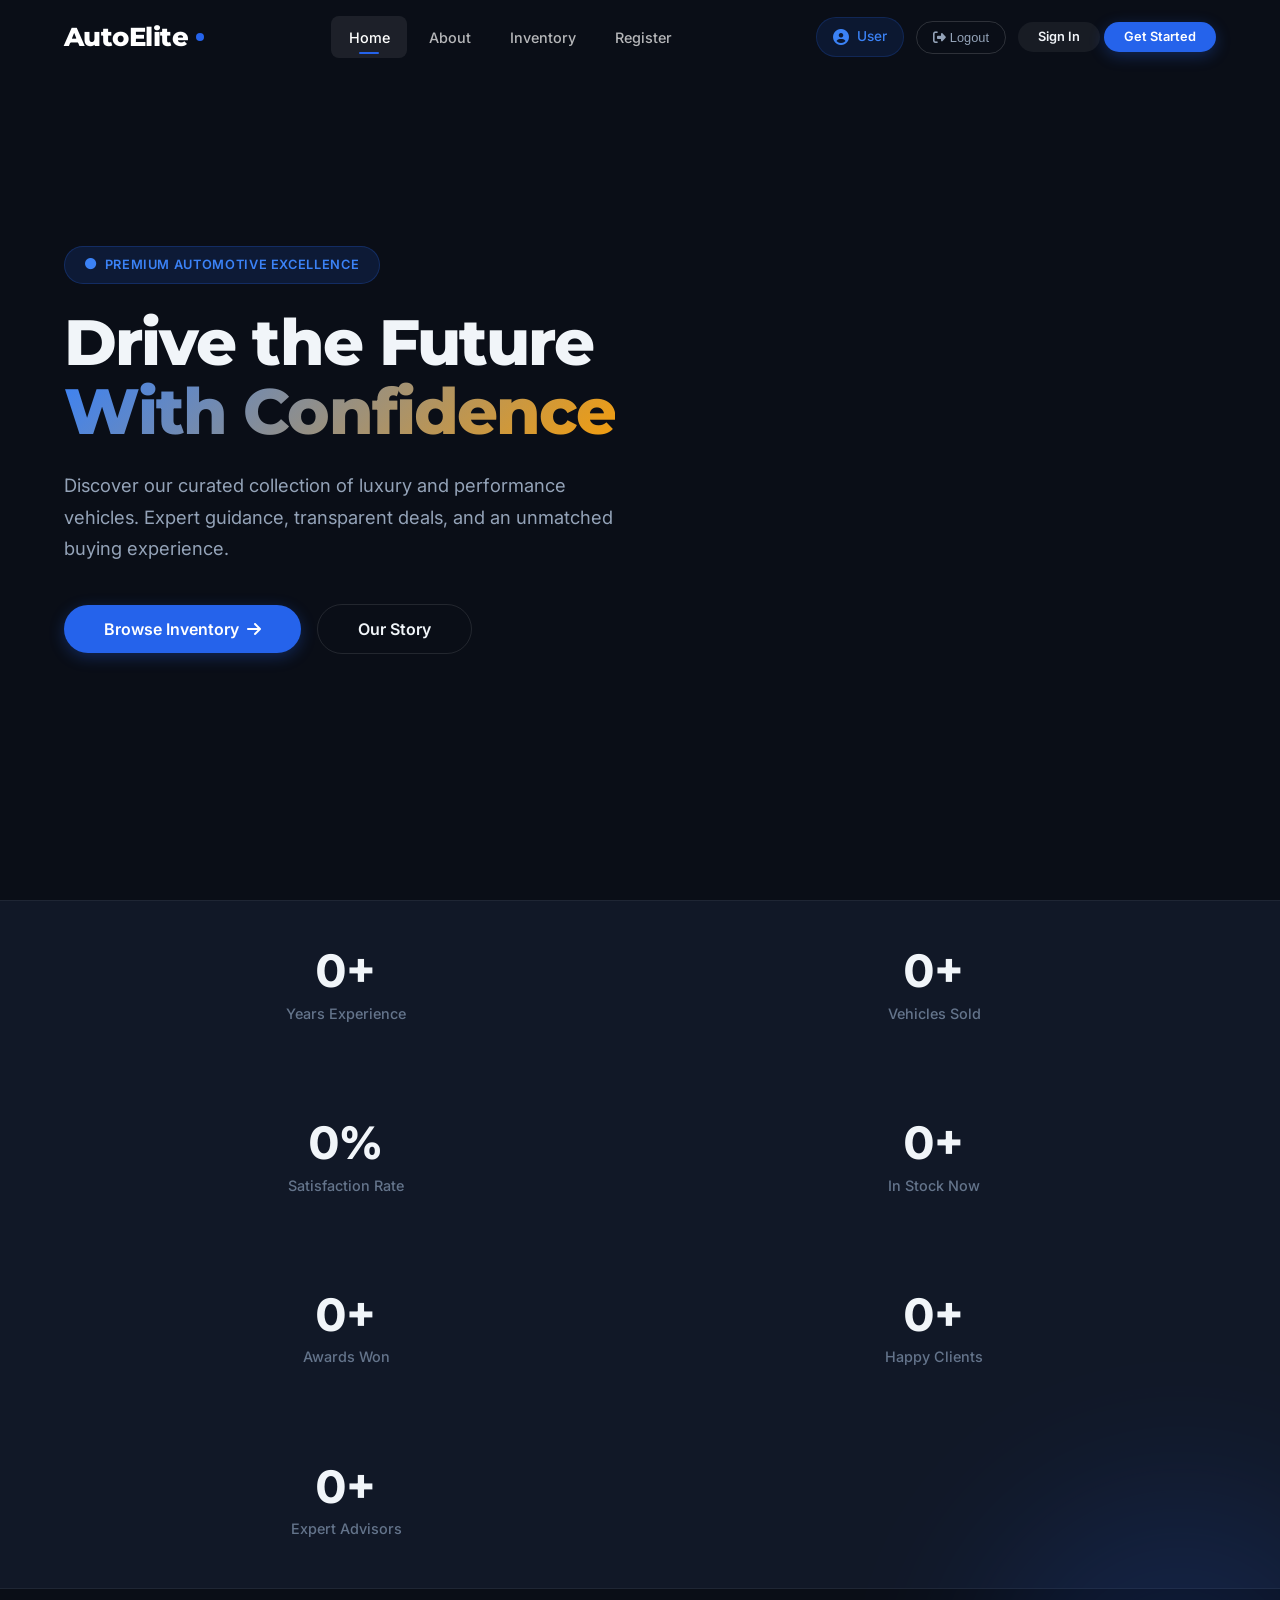
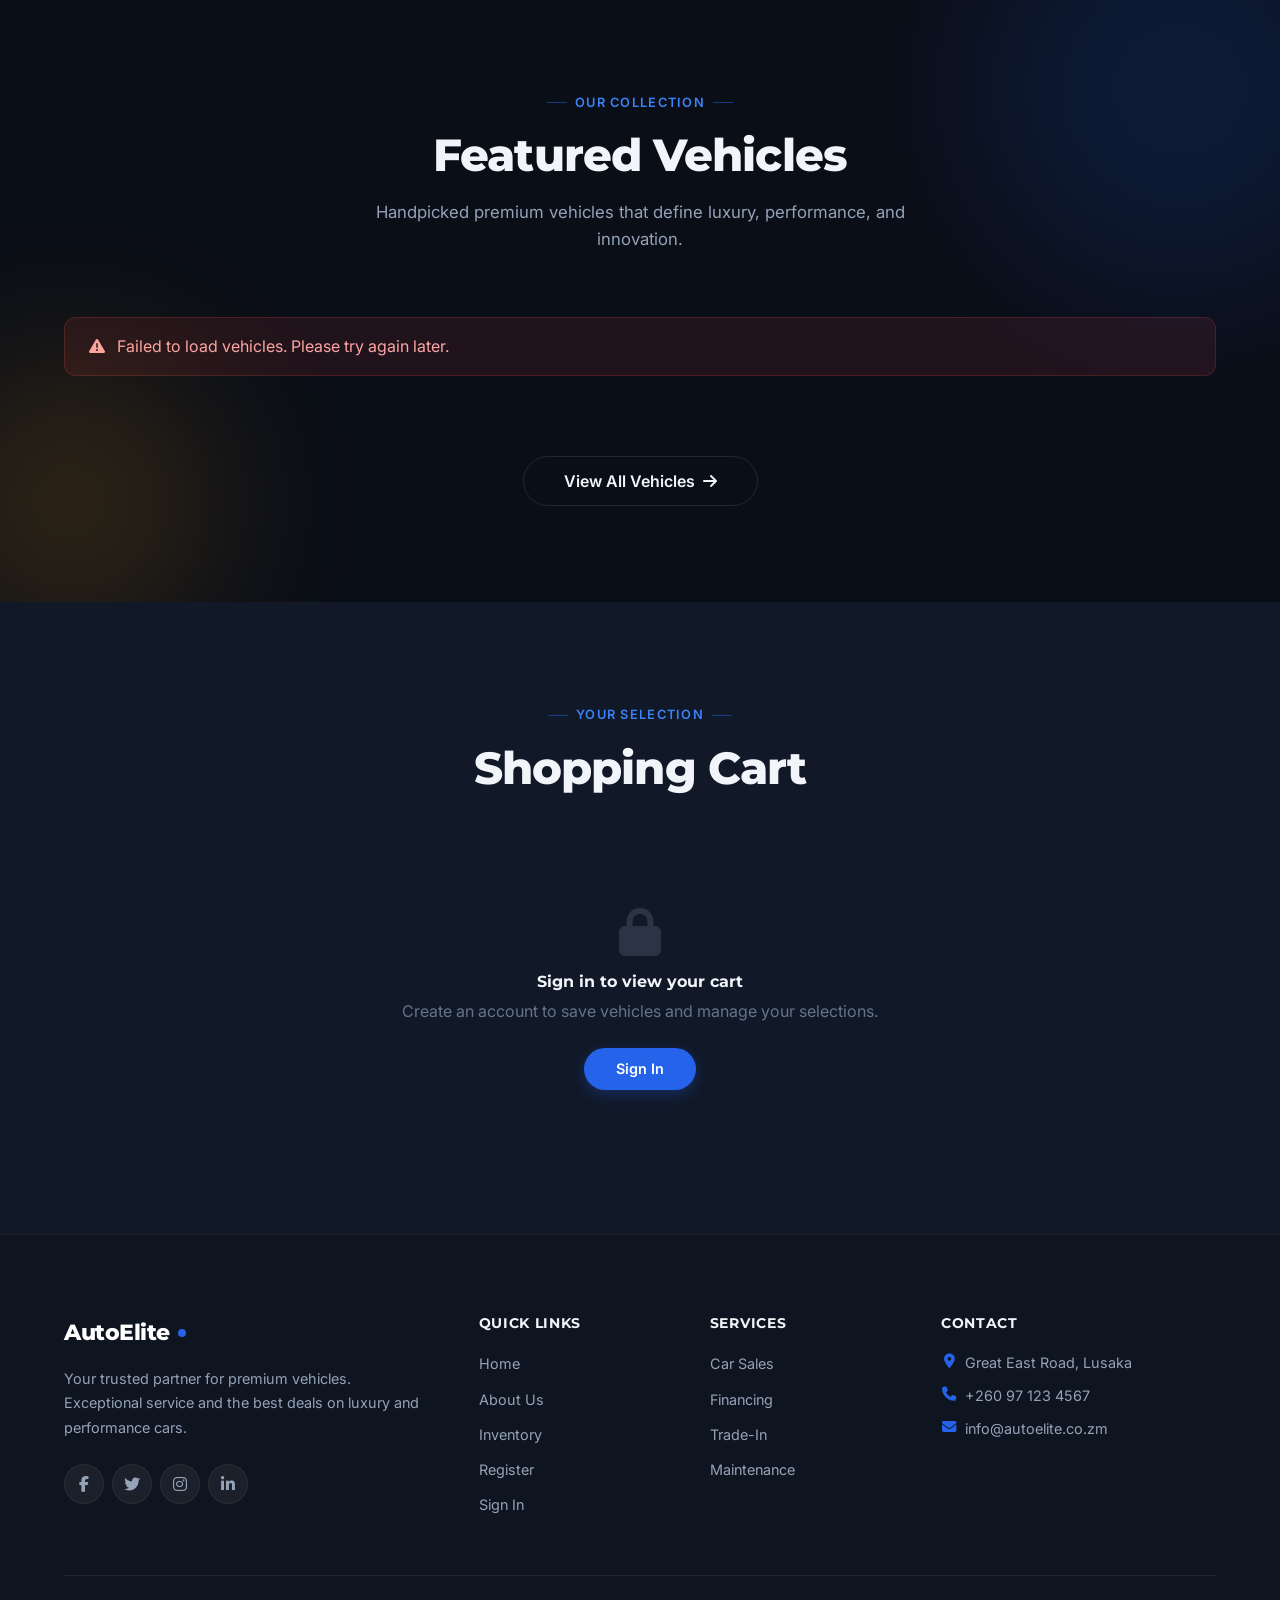
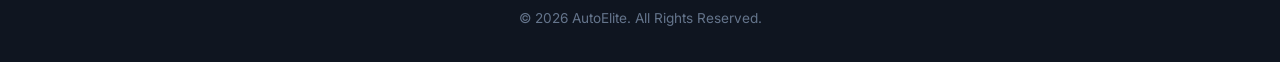
<file: frontend/index.html>
<!DOCTYPE html>
<html lang="en">
<head>
    <meta charset="UTF-8">
    <meta name="viewport" content="width=device-width, initial-scale=1.0">
    <title>AutoElite | Premium Car Dealership</title>
    <link rel="icon" type="image/svg+xml" href="favicon.svg">
    <link rel="preconnect" href="https://fonts.googleapis.com">
    <link href="https://fonts.googleapis.com/css2?family=Inter:wght@300;400;500;600;700;800&family=Montserrat:wght@400;500;600;700;800&display=swap" rel="stylesheet">
    <link rel="stylesheet" href="https://cdnjs.cloudflare.com/ajax/libs/font-awesome/6.4.0/css/all.min.css">
    <link rel="stylesheet" href="css/style.css">
</head>
<body>

    <!-- Page Loader -->
    <div class="page-loader">
        <div class="ring-container">
            <div class="ring-loader">
                <div class="ring-outer"></div>
                <div class="ring-inner"></div>
            </div>
            <span class="ring-text">AutoElite</span>
        </div>
    </div>

    <!-- Toast Container -->
    <div class="toast-container"></div>

    <!-- Navigation -->
    <nav class="navbar">
        <div class="container">
            <a class="navbar-brand" href="index.html">
                AutoElite<span class="brand-dot"></span>
            </a>
            <button class="nav-toggle" aria-label="Toggle navigation">
                <span></span><span></span><span></span>
            </button>
            <ul class="nav-links">
                <li><a href="index.html" class="active">Home</a></li>
                <li><a href="about.html">About</a></li>
                <li><a href="cars.html">Inventory</a></li>
                <li><a href="create-account.html">Register</a></li>
            </ul>
            <div class="nav-right">
                <div class="nav-user hidden">
                    <i class="fas fa-user-circle"></i>
                    <span>User</span>
                </div>
                <button class="nav-logout hidden" onclick="logout()">
                    <i class="fas fa-sign-out-alt"></i> Logout
                </button>
                <div class="nav-auth-links">
                    <a href="login.html" class="btn btn-ghost btn-sm">Sign In</a>
                    <a href="create-account.html" class="btn btn-primary btn-sm">Get Started</a>
                </div>
            </div>
        </div>
    </nav>

    <!-- Hero Section -->
    <section class="hero">
        <div class="hero-video-bg">
            <video autoplay muted loop playsinline>
                <source src="https://cdn.pixabay.com/video/2015/08/23/536-137078182_large.mp4" type="video/mp4">
            </video>
        </div>
        <div class="container">
            <div class="hero-content reveal">
                <div class="hero-badge">
                    <i class="fas fa-circle"></i> Premium Automotive Excellence
                </div>
                <h1 class="hero-title">
                    Drive the Future<br>
                    <span class="highlight">With Confidence</span>
                </h1>
                <p class="hero-subtitle">
                    Discover our curated collection of luxury and performance vehicles. Expert guidance, transparent deals, and an unmatched buying experience.
                </p>
                <div class="hero-actions">
                    <a href="cars.html" class="btn btn-primary btn-lg">
                        Browse Inventory <i class="fas fa-arrow-right"></i>
                    </a>
                    <a href="about.html" class="btn btn-outline btn-lg">
                        Our Story
                    </a>
                </div>
            </div>
        </div>
    </section>

    <!-- Stats Bar -->
    <section class="stats-bar">
        <div class="container">
            <div class="row">
                <div class="col-6 col-md-3">
                    <div class="stat-item reveal">
                        <div class="stat-number"><span data-target="20" data-suffix="+">0+</span></div>
                        <div class="stat-label">Years Experience</div>
                    </div>
                </div>
                <div class="col-6 col-md-3">
                    <div class="stat-item reveal reveal-delay-1">
                        <div class="stat-number"><span data-target="5000" data-suffix="+">0+</span></div>
                        <div class="stat-label">Vehicles Sold</div>
                    </div>
                </div>
                <div class="col-6 col-md-3">
                    <div class="stat-item reveal reveal-delay-2">
                        <div class="stat-number"><span data-target="98" data-suffix="%">0%</span></div>
                        <div class="stat-label">Satisfaction Rate</div>
                    </div>
                </div>
                <div class="col-6 col-md-3">
                    <div class="stat-item reveal reveal-delay-3">
                        <div class="stat-number"><span data-target="50" data-suffix="+">0+</span></div>
                        <div class="stat-label">In Stock Now</div>
                    </div>
                </div>
                <div class="col-6 col-md-3">
                    <div class="stat-item reveal reveal-delay-1">
                        <div class="stat-number"><span data-target="15" data-suffix="+">0+</span></div>
                        <div class="stat-label">Awards Won</div>
                    </div>
                </div>
                <div class="col-6 col-md-3">
                    <div class="stat-item reveal reveal-delay-2">
                        <div class="stat-number"><span data-target="3000" data-suffix="+">0+</span></div>
                        <div class="stat-label">Happy Clients</div>
                    </div>
                </div>
                <div class="col-6 col-md-3">
                    <div class="stat-item reveal reveal-delay-3">
                        <div class="stat-number"><span data-target="25" data-suffix="+">0+</span></div>
                        <div class="stat-label">Expert Advisors</div>
                    </div>
                </div>
            </div>
        </div>
    </section>

    <!-- Featured Vehicles -->
    <section class="section">
        <!-- Ambient Orbs -->
        <div class="orb orb-blue orb-1" style="width:400px;height:400px;top:-100px;right:-100px;"></div>
        <div class="orb orb-amber orb-2" style="width:300px;height:300px;bottom:-50px;left:-80px;"></div>

        <div class="container">
            <div class="section-header reveal">
                <div class="section-label">Our Collection</div>
                <h2 class="section-title">Featured Vehicles</h2>
                <p class="section-desc">Handpicked premium vehicles that define luxury, performance, and innovation.</p>
            </div>

            <div id="apiError" class="alert alert-danger" style="display:none;background:rgba(239,68,68,0.1);border:1px solid rgba(239,68,68,0.2);border-radius:12px;padding:1rem 1.5rem;color:#fca5a5;margin-bottom:2rem;">
                <i class="fas fa-exclamation-triangle" style="margin-right:0.5rem;"></i>
                <span id="apiErrorText"></span>
            </div>

            <div id="loadingSpinner" class="loading-spinner">
                <div class="ring-container">
                    <div class="ring-loader">
                        <div class="ring-outer"></div>
                        <div class="ring-inner"></div>
                    </div>
                    <span class="ring-text">Loading vehicles...</span>
                </div>
            </div>

            <div class="row" id="featuredCars"></div>

            <div id="noCars" style="display:none;text-align:center;padding:4rem;color:var(--text-muted);">
                <i class="fas fa-car" style="font-size:3rem;margin-bottom:1rem;opacity:0.3;"></i>
                <h4>No vehicles available right now</h4>
                <p>Check back soon for our latest inventory.</p>
            </div>

            <div style="text-align:center;margin-top:3rem;" class="reveal">
                <a href="cars.html" class="btn btn-outline btn-lg">View All Vehicles <i class="fas fa-arrow-right"></i></a>
            </div>
        </div>
    </section>

    <!-- Shopping Cart -->
    <section class="section section-alt cart-section">
        <div class="container">
            <div class="section-header reveal">
                <div class="section-label">Your Selection</div>
                <h2 class="section-title">Shopping Cart</h2>
            </div>

            <div id="cartLoginPrompt" class="cart-empty" style="display:none;">
                <i class="fas fa-lock"></i>
                <h4 style="margin-bottom:0.5rem;">Sign in to view your cart</h4>
                <p style="margin-bottom:1.5rem;">Create an account to save vehicles and manage your selections.</p>
                <a href="login.html" class="btn btn-primary">Sign In</a>
            </div>

            <div id="cartItems"></div>
        </div>
    </section>

    <!-- Footer -->
    <footer class="site-footer">
        <div class="container">
            <div class="footer-grid">
                <div class="footer-brand">
                    <a class="navbar-brand" href="index.html" style="font-size:1.4rem;">AutoElite<span class="brand-dot"></span></a>
                    <p>Your trusted partner for premium vehicles. Exceptional service and the best deals on luxury and performance cars.</p>
                    <div class="footer-social">
                        <a href="#"><i class="fab fa-facebook-f"></i></a>
                        <a href="#"><i class="fab fa-twitter"></i></a>
                        <a href="#"><i class="fab fa-instagram"></i></a>
                        <a href="#"><i class="fab fa-linkedin-in"></i></a>
                    </div>
                </div>
                <div class="footer-col">
                    <h4>Quick Links</h4>
                    <ul>
                        <li><a href="index.html">Home</a></li>
                        <li><a href="about.html">About Us</a></li>
                        <li><a href="cars.html">Inventory</a></li>
                        <li><a href="create-account.html">Register</a></li>
                        <li><a href="login.html">Sign In</a></li>
                    </ul>
                </div>
                <div class="footer-col">
                    <h4>Services</h4>
                    <ul>
                        <li><a href="#">Car Sales</a></li>
                        <li><a href="#">Financing</a></li>
                        <li><a href="#">Trade-In</a></li>
                        <li><a href="#">Maintenance</a></li>
                    </ul>
                </div>
                <div class="footer-col">
                    <h4>Contact</h4>
                    <ul class="footer-contact">
                        <li><i class="fas fa-map-marker-alt"></i> Great East Road, Lusaka</li>
                        <li><i class="fas fa-phone"></i> +260 97 123 4567</li>
                        <li><i class="fas fa-envelope"></i> info@autoelite.co.zm</li>
                    </ul>
                </div>
            </div>
            <div class="footer-bottom">
                <p>&copy; 2026 AutoElite. All Rights Reserved.</p>
            </div>
        </div>
    </footer>

    <!-- Login Required Modal -->
    <div class="modal-overlay" id="loginModal">
        <div class="modal-box">
            <div class="modal-header">
                <h3>Sign In Required</h3>
                <button class="modal-close" onclick="closeModal('loginModal')">&times;</button>
            </div>
            <div class="modal-body">
                <i class="fas fa-user-lock icon-large" style="color:var(--accent-blue);"></i>
                <h4>Please Sign In</h4>
                <p>You need an account to add vehicles to your cart.</p>
                <a href="login.html" class="btn btn-primary">Sign In</a>
                <a href="create-account.html" class="btn btn-outline" style="margin-left:0.5rem;">Create Account</a>
            </div>
        </div>
    </div>

    <script src="js/app.js"></script>
    <script>
        document.addEventListener('DOMContentLoaded', function() {
            var auth = getAuthData();
            var featuredContainer = document.getElementById('featuredCars');
            var loadingSpinner = document.getElementById('loadingSpinner');
            var noCars = document.getElementById('noCars');
            var cartItemsData = [];

            // Load featured cars
            fetch(API_BASE_URL + '/cars')
                .then(function(res) { return res.json(); })
                .then(function(data) {
                    loadingSpinner.style.display = 'none';
                    var cars = data.cars.slice(0, 3);
                    if (cars.length === 0) {
                        noCars.style.display = 'block';
                        return;
                    }
                    renderCars(cars);
                })
                .catch(function() {
                    loadingSpinner.style.display = 'none';
                    document.getElementById('apiError').style.display = 'block';
                    document.getElementById('apiErrorText').textContent = 'Failed to load vehicles. Please try again later.';
                });

            // Load cart if logged in
            if (auth) {
                loadCart(auth);
            } else {
                document.getElementById('cartLoginPrompt').style.display = 'block';
            }

            function renderCars(cars) {
                var html = '';
                cars.forEach(function(car, i) {
                    var inCart = cartItemsData.some(function(item) { return item.id === car.id; });
                    html += '<div class="col-12 col-md-4 mb-4 reveal reveal-delay-' + (i + 1) + '">' +
                        '<div class="car-card">' +
                            '<div class="car-card-image">' +
                                '<img src="' + car.image_url + '" alt="' + car.make + ' ' + car.model + '">' +
                                '<span class="car-card-badge">' + getCarBadge(car) + '</span>' +
                            '</div>' +
                            '<div class="car-card-body">' +
                                '<h3 class="car-card-title">' + car.make + ' ' + car.model + '</h3>' +
                                '<div class="car-card-price">' + formatPrice(car.price) + '</div>' +
                                '<div class="car-card-specs">' +
                                    '<div class="car-spec"><i class="fas fa-tachometer-alt"></i> ' + car.horsepower + ' HP</div>' +
                                    '<div class="car-spec"><i class="fas fa-gas-pump"></i> ' + getFuelDisplay(car) + '</div>' +
                                    '<div class="car-spec"><i class="fas fa-cogs"></i> ' + car.transmission + '</div>' +
                                    '<div class="car-spec"><i class="fas fa-user-friends"></i> ' + car.seats + ' Seats</div>' +
                                '</div>' +
                                '<div class="car-card-actions">' +
                                    '<button class="btn ' + (inCart ? 'btn-success' : 'btn-primary') + ' add-to-cart" data-id="' + car.id + '" ' + (inCart ? 'disabled' : '') + '>' +
                                        (inCart ? '<i class="fas fa-check"></i> Added' : '<i class="fas fa-plus"></i> Add to Cart') +
                                    '</button>' +
                                    '<a href="cars.html" class="btn btn-outline">Details</a>' +
                                '</div>' +
                            '</div>' +
                        '</div>' +
                    '</div>';
                });
                featuredContainer.innerHTML = html;

                // Re-observe new reveal elements
                document.querySelectorAll('.reveal:not(.visible)').forEach(function(el) {
                    var obs = new IntersectionObserver(function(entries) {
                        entries.forEach(function(entry) {
                            if (entry.isIntersecting) {
                                entry.target.classList.add('visible');
                                obs.unobserve(entry.target);
                            }
                        });
                    }, { threshold: 0.1 });
                    obs.observe(el);
                });

                // Add to cart handlers
                document.querySelectorAll('.add-to-cart').forEach(function(btn) {
                    btn.addEventListener('click', function() {
                        if (!auth) {
                            document.getElementById('loginModal').classList.add('active');
                            return;
                        }
                        var carId = this.getAttribute('data-id');
                        addToCart(carId, this);
                    });
                });
            }

            function loadCart(auth) {
                fetch(API_BASE_URL + '/cart', {
                    headers: { 'Authorization': 'Bearer ' + auth.token }
                })
                .then(function(res) {
                    if (!res.ok) throw new Error();
                    return res.json();
                })
                .then(function(data) {
                    cartItemsData = data.cart || [];
                    renderCartItems(cartItemsData);
                })
                .catch(function() {
                    localStorage.removeItem('authToken');
                    localStorage.removeItem('user');
                    document.getElementById('cartLoginPrompt').style.display = 'block';
                });
            }

            function renderCartItems(items) {
                var container = document.getElementById('cartItems');
                var loginPrompt = document.getElementById('cartLoginPrompt');

                if (!items || items.length === 0) {
                    loginPrompt.style.display = 'none';
                    container.innerHTML = '<div class="cart-empty"><i class="fas fa-shopping-cart"></i><h4>Your cart is empty</h4><p>Add some vehicles to get started.</p></div>';
                    return;
                }

                loginPrompt.style.display = 'none';
                var html = '';
                items.forEach(function(item) {
                    html += '<div class="cart-item reveal">' +
                        '<img src="' + item.image_url + '" class="cart-item-img" alt="' + item.make + ' ' + item.model + '">' +
                        '<div class="cart-item-info">' +
                            '<h5>' + item.make + ' ' + item.model + '</h5>' +
                            '<div class="meta">' + item.year + ' &bull; ' + item.type + '</div>' +
                            '<div class="price">' + formatPrice(item.price) + '</div>' +
                        '</div>' +
                        '<button class="btn btn-danger-outline btn-sm remove-cart" data-id="' + item.id + '">' +
                            '<i class="fas fa-trash-alt"></i> Remove' +
                        '</button>' +
                    '</div>';
                });
                html += '<div style="text-align:center;margin-top:2rem;"><a href="cars.html" class="btn btn-outline">Continue Browsing</a></div>';
                container.innerHTML = html;

                document.querySelectorAll('.remove-cart').forEach(function(btn) {
                    btn.addEventListener('click', function() {
                        removeFromCart(this.getAttribute('data-id'), auth);
                    });
                });
            }

            function addToCart(carId, btn) {
                fetch(API_BASE_URL + '/cart/add/' + carId, {
                    method: 'POST',
                    headers: { 'Authorization': 'Bearer ' + auth.token }
                })
                .then(function(res) { return res.json(); })
                .then(function() {
                    btn.className = 'btn btn-success add-to-cart';
                    btn.innerHTML = '<i class="fas fa-check"></i> Added';
                    btn.disabled = true;
                    showToast('Vehicle added to cart!');
                    loadCart(auth);
                })
                .catch(function() {
                    showToast('Failed to add vehicle.', 'error');
                });
            }

            function removeFromCart(carId, auth) {
                fetch(API_BASE_URL + '/cart/remove/' + carId, {
                    method: 'DELETE',
                    headers: { 'Authorization': 'Bearer ' + auth.token }
                })
                .then(function() {
                    showToast('Vehicle removed from cart.');
                    loadCart(auth);
                    // Re-enable add button
                    var btn = document.querySelector('.add-to-cart[data-id="' + carId + '"]');
                    if (btn) {
                        btn.className = 'btn btn-primary add-to-cart';
                        btn.innerHTML = '<i class="fas fa-plus"></i> Add to Cart';
                        btn.disabled = false;
                    }
                })
                .catch(function() {
                    showToast('Failed to remove vehicle.', 'error');
                });
            }
        });

        function closeModal(id) {
            document.getElementById(id).classList.remove('active');
        }
    </script>
</body>
</html>
</file>
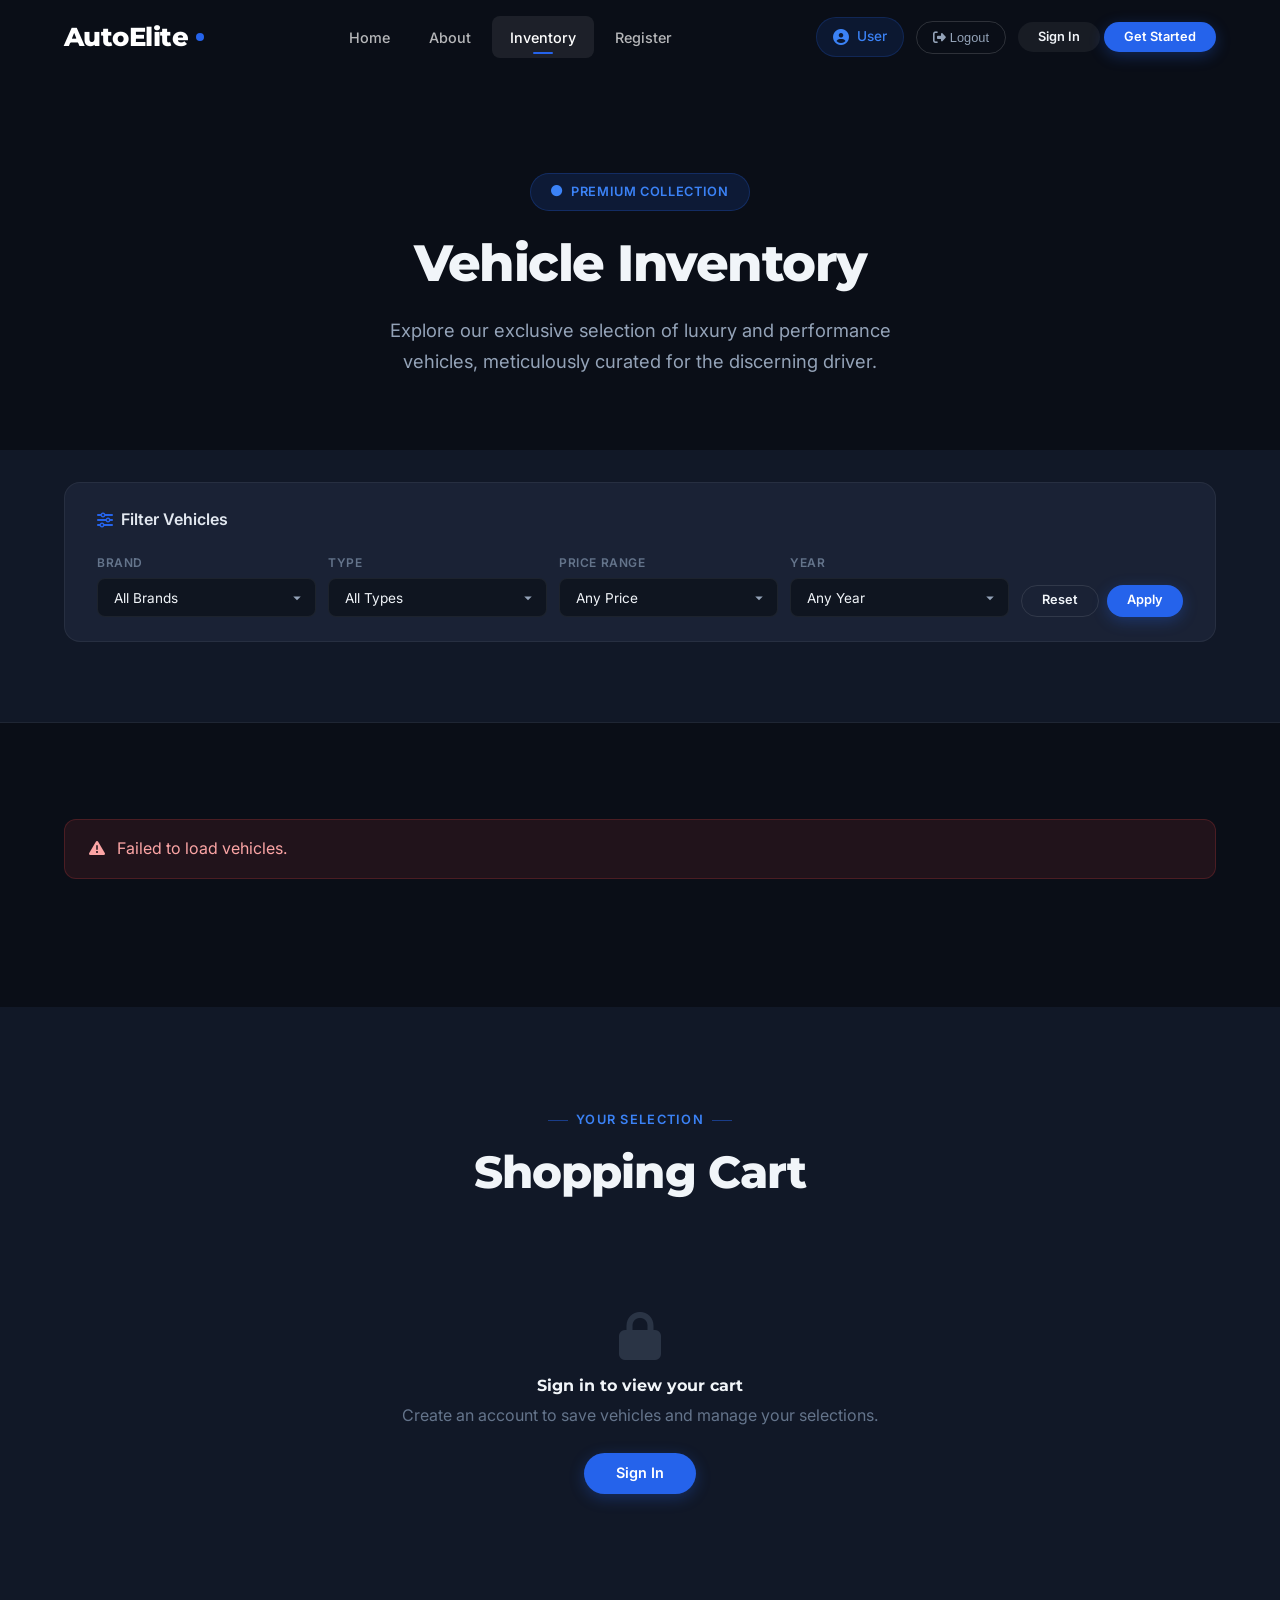
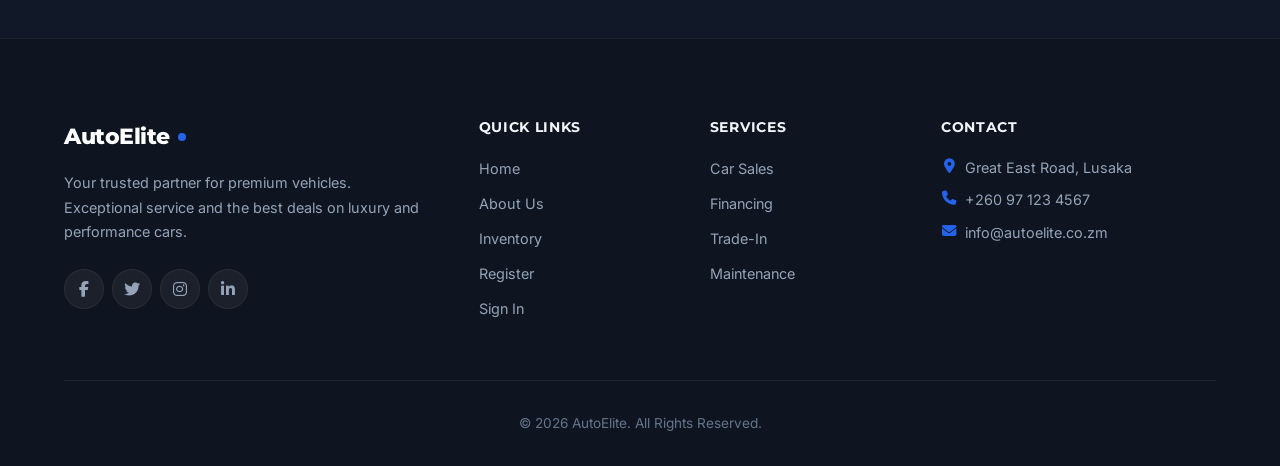
<file: frontend/cars.html>
<!DOCTYPE html>
<html lang="en">
<head>
    <meta charset="UTF-8">
    <meta name="viewport" content="width=device-width, initial-scale=1.0">
    <title>Inventory | AutoElite Premium Car Dealership</title>
    <link rel="icon" type="image/svg+xml" href="favicon.svg">
    <link rel="preconnect" href="https://fonts.googleapis.com">
    <link href="https://fonts.googleapis.com/css2?family=Inter:wght@300;400;500;600;700;800&family=Montserrat:wght@400;500;600;700;800&display=swap" rel="stylesheet">
    <link rel="stylesheet" href="https://cdnjs.cloudflare.com/ajax/libs/font-awesome/6.4.0/css/all.min.css">
    <link rel="stylesheet" href="css/style.css">
</head>
<body>

    <!-- Page Loader -->
    <div class="page-loader">
        <div class="ring-container">
            <div class="ring-loader">
                <div class="ring-outer"></div>
                <div class="ring-inner"></div>
            </div>
            <span class="ring-text">AutoElite</span>
        </div>
    </div>

    <div class="toast-container"></div>

    <!-- Navigation -->
    <nav class="navbar">
        <div class="container">
            <a class="navbar-brand" href="index.html">AutoElite<span class="brand-dot"></span></a>
            <button class="nav-toggle" aria-label="Toggle navigation">
                <span></span><span></span><span></span>
            </button>
            <ul class="nav-links">
                <li><a href="index.html">Home</a></li>
                <li><a href="about.html">About</a></li>
                <li><a href="cars.html" class="active">Inventory</a></li>
                <li><a href="create-account.html">Register</a></li>
            </ul>
            <div class="nav-right">
                <div class="nav-user hidden">
                    <i class="fas fa-user-circle"></i>
                    <span>User</span>
                </div>
                <button class="nav-logout hidden" onclick="logout()">
                    <i class="fas fa-sign-out-alt"></i> Logout
                </button>
                <div class="nav-auth-links">
                    <a href="login.html" class="btn btn-ghost btn-sm">Sign In</a>
                    <a href="create-account.html" class="btn btn-primary btn-sm">Get Started</a>
                </div>
            </div>
        </div>
    </nav>

    <!-- Hero -->
    <section class="hero hero-sub">
        <div class="hero-image-bg" style="background-image:url('https://images.unsplash.com/photo-1503376780353-7e6692767b70?w=2070&q=80');"></div>
        <div class="container" style="text-align:center;">
            <div class="hero-content reveal" style="margin:0 auto;max-width:800px;">
                <div class="hero-badge" style="justify-content:center;">
                    <i class="fas fa-circle"></i> Premium Collection
                </div>
                <h1 class="hero-title" style="text-align:center;">Vehicle Inventory</h1>
                <p class="hero-subtitle" style="text-align:center;margin:0 auto;">
                    Explore our exclusive selection of luxury and performance vehicles, meticulously curated for the discerning driver.
                </p>
            </div>
        </div>
    </section>

    <!-- Filters -->
    <section style="padding:2rem 0;background:var(--bg-secondary);border-bottom:1px solid var(--border-color);">
        <div class="container">
            <div class="filter-bar reveal">
                <div class="filter-bar-title">
                    <i class="fas fa-sliders-h"></i> Filter Vehicles
                </div>
                <div class="filter-group">
                    <div class="filter-item">
                        <label>Brand</label>
                        <select id="brandFilter">
                            <option value="all">All Brands</option>
                            <option value="BMW">BMW</option>
                            <option value="Mercedes-Benz">Mercedes-Benz</option>
                            <option value="Audi">Audi</option>
                            <option value="Porsche">Porsche</option>
                            <option value="Tesla">Tesla</option>
                        </select>
                    </div>
                    <div class="filter-item">
                        <label>Type</label>
                        <select id="typeFilter">
                            <option value="all">All Types</option>
                            <option value="Sedan">Sedan</option>
                            <option value="SUV">SUV</option>
                            <option value="Coupe">Coupe</option>
                            <option value="Convertible">Convertible</option>
                        </select>
                    </div>
                    <div class="filter-item">
                        <label>Price Range</label>
                        <select id="priceFilter">
                            <option value="all">Any Price</option>
                            <option value="0-500000">Up to ZMW 500,000</option>
                            <option value="500000-1000000">ZMW 500K - 1M</option>
                            <option value="1000000-1500000">ZMW 1M - 1.5M</option>
                            <option value="1500000+">Over ZMW 1.5M</option>
                        </select>
                    </div>
                    <div class="filter-item">
                        <label>Year</label>
                        <select id="yearFilter">
                            <option value="all">Any Year</option>
                            <option value="2023">2023</option>
                            <option value="2022">2022</option>
                            <option value="2021">2021</option>
                            <option value="2020">2020</option>
                        </select>
                    </div>
                    <div class="filter-actions">
                        <button class="btn btn-outline btn-sm" id="resetFilters">Reset</button>
                        <button class="btn btn-primary btn-sm" id="applyFilters">Apply</button>
                    </div>
                </div>
            </div>
        </div>
    </section>

    <!-- Cars Inventory -->
    <section class="section">
        <div class="container">
            <div id="apiError" style="display:none;background:rgba(239,68,68,0.1);border:1px solid rgba(239,68,68,0.2);border-radius:12px;padding:1rem 1.5rem;color:#fca5a5;margin-bottom:2rem;">
                <i class="fas fa-exclamation-triangle" style="margin-right:0.5rem;"></i>
                <span id="apiErrorText"></span>
            </div>

            <div id="loadingSpinner" class="loading-spinner">
                <div class="ring-container">
                    <div class="ring-loader">
                        <div class="ring-outer"></div>
                        <div class="ring-inner"></div>
                    </div>
                    <span class="ring-text">Loading inventory...</span>
                </div>
            </div>

            <div class="row" id="carsContainer"></div>

            <div id="noResults" style="display:none;text-align:center;padding:4rem;color:var(--text-muted);">
                <i class="fas fa-search" style="font-size:3rem;margin-bottom:1rem;opacity:0.3;"></i>
                <h4>No vehicles found</h4>
                <p>Try adjusting your filters to see more results.</p>
            </div>
        </div>
    </section>

    <!-- Cart Section -->
    <section class="section section-alt cart-section">
        <div class="container">
            <div class="section-header reveal">
                <div class="section-label">Your Selection</div>
                <h2 class="section-title">Shopping Cart</h2>
            </div>
            <div id="cartLoginPrompt" class="cart-empty" style="display:none;">
                <i class="fas fa-lock"></i>
                <h4 style="margin-bottom:0.5rem;">Sign in to view your cart</h4>
                <p style="margin-bottom:1.5rem;">Create an account to save vehicles and manage your selections.</p>
                <a href="login.html" class="btn btn-primary">Sign In</a>
            </div>
            <div id="cartItems"></div>
        </div>
    </section>

    <!-- Footer -->
    <footer class="site-footer">
        <div class="container">
            <div class="footer-grid">
                <div class="footer-brand">
                    <a class="navbar-brand" href="index.html" style="font-size:1.4rem;">AutoElite<span class="brand-dot"></span></a>
                    <p>Your trusted partner for premium vehicles. Exceptional service and the best deals on luxury and performance cars.</p>
                    <div class="footer-social">
                        <a href="#"><i class="fab fa-facebook-f"></i></a>
                        <a href="#"><i class="fab fa-twitter"></i></a>
                        <a href="#"><i class="fab fa-instagram"></i></a>
                        <a href="#"><i class="fab fa-linkedin-in"></i></a>
                    </div>
                </div>
                <div class="footer-col">
                    <h4>Quick Links</h4>
                    <ul>
                        <li><a href="index.html">Home</a></li>
                        <li><a href="about.html">About Us</a></li>
                        <li><a href="cars.html">Inventory</a></li>
                        <li><a href="create-account.html">Register</a></li>
                        <li><a href="login.html">Sign In</a></li>
                    </ul>
                </div>
                <div class="footer-col">
                    <h4>Services</h4>
                    <ul>
                        <li><a href="#">Car Sales</a></li>
                        <li><a href="#">Financing</a></li>
                        <li><a href="#">Trade-In</a></li>
                        <li><a href="#">Maintenance</a></li>
                    </ul>
                </div>
                <div class="footer-col">
                    <h4>Contact</h4>
                    <ul class="footer-contact">
                        <li><i class="fas fa-map-marker-alt"></i> Great East Road, Lusaka</li>
                        <li><i class="fas fa-phone"></i> +260 97 123 4567</li>
                        <li><i class="fas fa-envelope"></i> info@autoelite.co.zm</li>
                    </ul>
                </div>
            </div>
            <div class="footer-bottom">
                <p>&copy; 2026 AutoElite. All Rights Reserved.</p>
            </div>
        </div>
    </footer>

    <!-- Car Details Modal -->
    <div class="modal-overlay" id="carDetailModal">
        <div class="modal-box" style="max-width:700px;">
            <div class="modal-header">
                <h3 id="modalCarTitle">Car Details</h3>
                <button class="modal-close" onclick="closeModal('carDetailModal')">&times;</button>
            </div>
            <div class="modal-body" id="modalCarBody" style="text-align:left;padding:2rem;"></div>
        </div>
    </div>

    <!-- Login Required Modal -->
    <div class="modal-overlay" id="loginModal">
        <div class="modal-box">
            <div class="modal-header">
                <h3>Sign In Required</h3>
                <button class="modal-close" onclick="closeModal('loginModal')">&times;</button>
            </div>
            <div class="modal-body">
                <i class="fas fa-user-lock icon-large" style="color:var(--accent-blue);"></i>
                <h4>Please Sign In</h4>
                <p>You need an account to add vehicles to your cart.</p>
                <a href="login.html" class="btn btn-primary">Sign In</a>
                <a href="create-account.html" class="btn btn-outline" style="margin-left:0.5rem;">Create Account</a>
            </div>
        </div>
    </div>

    <script src="js/app.js"></script>
    <script>
    document.addEventListener('DOMContentLoaded', function() {
        var auth = getAuthData();
        var allCars = [];
        var filteredCars = [];
        var cartItemsData = [];

        loadCars();
        if (auth) loadCart(auth);
        else document.getElementById('cartLoginPrompt').style.display = 'block';

        function loadCars() {
            fetch(API_BASE_URL + '/cars')
                .then(function(r) { return r.json(); })
                .then(function(data) {
                    document.getElementById('loadingSpinner').style.display = 'none';
                    allCars = data.cars;
                    filteredCars = allCars.slice();
                    renderCars(filteredCars);
                })
                .catch(function() {
                    document.getElementById('loadingSpinner').style.display = 'none';
                    document.getElementById('apiError').style.display = 'block';
                    document.getElementById('apiErrorText').textContent = 'Failed to load vehicles.';
                });
        }

        function renderCars(cars) {
            var container = document.getElementById('carsContainer');
            var noResults = document.getElementById('noResults');

            if (cars.length === 0) {
                container.innerHTML = '';
                noResults.style.display = 'block';
                return;
            }
            noResults.style.display = 'none';

            var html = '';
            cars.forEach(function(car, i) {
                var inCart = cartItemsData.some(function(item) { return item.id === car.id; });
                var delay = (i % 3) + 1;
                html += '<div class="col-12 col-md-4 mb-4 reveal reveal-delay-' + delay + '">' +
                    '<div class="car-card">' +
                        '<div class="car-card-image">' +
                            '<img src="' + car.image_url + '" alt="' + car.make + ' ' + car.model + '">' +
                            '<span class="car-card-badge">' + getCarBadge(car) + '</span>' +
                        '</div>' +
                        '<div class="car-card-body">' +
                            '<h3 class="car-card-title">' + car.make + ' ' + car.model + '</h3>' +
                            '<div class="car-card-price">' + formatPrice(car.price) + '</div>' +
                            '<div class="car-card-specs">' +
                                '<div class="car-spec"><i class="fas fa-tachometer-alt"></i> ' + car.horsepower + ' HP</div>' +
                                '<div class="car-spec"><i class="fas fa-gas-pump"></i> ' + getFuelDisplay(car) + '</div>' +
                                '<div class="car-spec"><i class="fas fa-cogs"></i> ' + car.transmission + '</div>' +
                                '<div class="car-spec"><i class="fas fa-user-friends"></i> ' + car.seats + ' Seats</div>' +
                            '</div>' +
                            '<div class="car-card-actions">' +
                                '<button class="btn ' + (inCart ? 'btn-success' : 'btn-primary') + ' add-to-cart" data-id="' + car.id + '" ' + (inCart ? 'disabled' : '') + '>' +
                                    (inCart ? '<i class="fas fa-check"></i> Added' : '<i class="fas fa-plus"></i> Add to Cart') +
                                '</button>' +
                                '<button class="btn btn-outline view-details" data-id="' + car.id + '">' +
                                    '<i class="fas fa-eye"></i> Details' +
                                '</button>' +
                            '</div>' +
                        '</div>' +
                    '</div>' +
                '</div>';
            });
            container.innerHTML = html;

            // Re-observe reveals
            document.querySelectorAll('.reveal:not(.visible)').forEach(function(el) {
                var obs = new IntersectionObserver(function(entries) {
                    entries.forEach(function(entry) {
                        if (entry.isIntersecting) { entry.target.classList.add('visible'); obs.unobserve(entry.target); }
                    });
                }, { threshold: 0.1 });
                obs.observe(el);
            });

            // Event listeners
            document.querySelectorAll('.add-to-cart').forEach(function(btn) {
                btn.addEventListener('click', function() {
                    if (!auth) { document.getElementById('loginModal').classList.add('active'); return; }
                    addToCart(this.getAttribute('data-id'), this);
                });
            });

            document.querySelectorAll('.view-details').forEach(function(btn) {
                btn.addEventListener('click', function() {
                    showCarDetails(this.getAttribute('data-id'));
                });
            });
        }

        function showCarDetails(carId) {
            var car = allCars.find(function(c) { return c.id == carId; });
            if (!car) return;

            document.getElementById('modalCarTitle').textContent = car.make + ' ' + car.model;
            document.getElementById('modalCarBody').innerHTML =
                '<div style="display:flex;gap:1.5rem;flex-wrap:wrap;">' +
                    '<div style="flex:1;min-width:250px;">' +
                        '<img src="' + car.image_url + '" style="width:100%;border-radius:12px;object-fit:cover;height:250px;" alt="' + car.make + '">' +
                    '</div>' +
                    '<div style="flex:1;min-width:250px;">' +
                        '<div style="font-size:1.8rem;font-weight:800;color:var(--accent-blue-light);margin-bottom:1rem;">' + formatPrice(car.price) + '</div>' +
                        '<div style="display:grid;grid-template-columns:1fr 1fr;gap:0.75rem;margin-bottom:1.5rem;">' +
                            '<div class="car-spec"><i class="fas fa-calendar"></i> ' + car.year + '</div>' +
                            '<div class="car-spec"><i class="fas fa-car"></i> ' + car.type + '</div>' +
                            '<div class="car-spec"><i class="fas fa-tachometer-alt"></i> ' + car.horsepower + ' HP</div>' +
                            '<div class="car-spec"><i class="fas fa-cogs"></i> ' + car.transmission + '</div>' +
                            '<div class="car-spec"><i class="fas fa-gas-pump"></i> ' + car.fuel_type + '</div>' +
                            '<div class="car-spec"><i class="fas fa-user-friends"></i> ' + car.seats + ' Seats</div>' +
                        '</div>' +
                        '<p style="color:var(--text-secondary);font-size:0.9rem;line-height:1.7;margin-bottom:1.5rem;">' +
                            'The ' + car.make + ' ' + car.model + ' is a premium ' + car.type.toLowerCase() +
                            ' that combines luxury with performance. With its ' + car.horsepower +
                            ' horsepower engine and advanced features, it offers an exceptional driving experience.' +
                        '</p>' +
                        '<button class="btn btn-primary add-to-cart-modal" data-id="' + car.id + '"><i class="fas fa-plus"></i> Add to Cart</button>' +
                    '</div>' +
                '</div>';

            document.getElementById('carDetailModal').classList.add('active');

            document.querySelector('.add-to-cart-modal').addEventListener('click', function() {
                if (!auth) { closeModal('carDetailModal'); document.getElementById('loginModal').classList.add('active'); return; }
                var cid = this.getAttribute('data-id');
                closeModal('carDetailModal');
                addToCart(cid, document.querySelector('.add-to-cart[data-id="' + cid + '"]'));
            });
        }

        // Filters
        document.getElementById('applyFilters').addEventListener('click', applyFilters);
        document.getElementById('resetFilters').addEventListener('click', function() {
            document.getElementById('brandFilter').value = 'all';
            document.getElementById('typeFilter').value = 'all';
            document.getElementById('priceFilter').value = 'all';
            document.getElementById('yearFilter').value = 'all';
            applyFilters();
        });

        function applyFilters() {
            var brand = document.getElementById('brandFilter').value;
            var type = document.getElementById('typeFilter').value;
            var price = document.getElementById('priceFilter').value;
            var year = document.getElementById('yearFilter').value;

            filteredCars = allCars.filter(function(car) {
                if (brand !== 'all' && car.make !== brand) return false;
                if (type !== 'all' && car.type !== type) return false;
                if (year !== 'all' && car.year != year) return false;
                if (price !== 'all') {
                    if (price === '0-500000' && car.price > 500000) return false;
                    if (price === '500000-1000000' && (car.price <= 500000 || car.price > 1000000)) return false;
                    if (price === '1000000-1500000' && (car.price <= 1000000 || car.price > 1500000)) return false;
                    if (price === '1500000+' && car.price <= 1500000) return false;
                }
                return true;
            });
            renderCars(filteredCars);
        }

        // Cart
        function loadCart(auth) {
            fetch(API_BASE_URL + '/cart', { headers: { 'Authorization': 'Bearer ' + auth.token } })
                .then(function(r) { if (!r.ok) throw new Error(); return r.json(); })
                .then(function(data) { cartItemsData = data.cart || []; renderCartItems(cartItemsData); })
                .catch(function() { localStorage.removeItem('authToken'); localStorage.removeItem('user'); });
        }

        function renderCartItems(items) {
            var container = document.getElementById('cartItems');
            var loginPrompt = document.getElementById('cartLoginPrompt');
            if (!items || items.length === 0) {
                loginPrompt.style.display = 'none';
                container.innerHTML = '<div class="cart-empty"><i class="fas fa-shopping-cart"></i><h4>Your cart is empty</h4><p>Add some vehicles to get started.</p></div>';
                return;
            }
            loginPrompt.style.display = 'none';
            var html = '';
            items.forEach(function(item) {
                html += '<div class="cart-item">' +
                    '<img src="' + item.image_url + '" class="cart-item-img" alt="">' +
                    '<div class="cart-item-info"><h5>' + item.make + ' ' + item.model + '</h5>' +
                    '<div class="meta">' + item.year + ' &bull; ' + item.type + '</div>' +
                    '<div class="price">' + formatPrice(item.price) + '</div></div>' +
                    '<button class="btn btn-danger-outline btn-sm remove-cart" data-id="' + item.id + '"><i class="fas fa-trash-alt"></i> Remove</button>' +
                '</div>';
            });
            container.innerHTML = html;
            document.querySelectorAll('.remove-cart').forEach(function(btn) {
                btn.addEventListener('click', function() { removeFromCart(this.getAttribute('data-id'), auth); });
            });
        }

        function addToCart(carId, btn) {
            fetch(API_BASE_URL + '/cart/add/' + carId, { method: 'POST', headers: { 'Authorization': 'Bearer ' + auth.token } })
                .then(function(r) { return r.json(); })
                .then(function() {
                    if (btn) { btn.className = 'btn btn-success add-to-cart'; btn.innerHTML = '<i class="fas fa-check"></i> Added'; btn.disabled = true; }
                    showToast('Vehicle added to cart!');
                    loadCart(auth);
                })
                .catch(function() { showToast('Failed to add vehicle.', 'error'); });
        }

        function removeFromCart(carId, auth) {
            fetch(API_BASE_URL + '/cart/remove/' + carId, { method: 'DELETE', headers: { 'Authorization': 'Bearer ' + auth.token } })
                .then(function() {
                    showToast('Vehicle removed from cart.');
                    loadCart(auth);
                    var btn = document.querySelector('.add-to-cart[data-id="' + carId + '"]');
                    if (btn) { btn.className = 'btn btn-primary add-to-cart'; btn.innerHTML = '<i class="fas fa-plus"></i> Add to Cart'; btn.disabled = false; }
                })
                .catch(function() { showToast('Failed to remove vehicle.', 'error'); });
        }
    });

    function closeModal(id) { document.getElementById(id).classList.remove('active'); }
    </script>
</body>
</html>
</file>
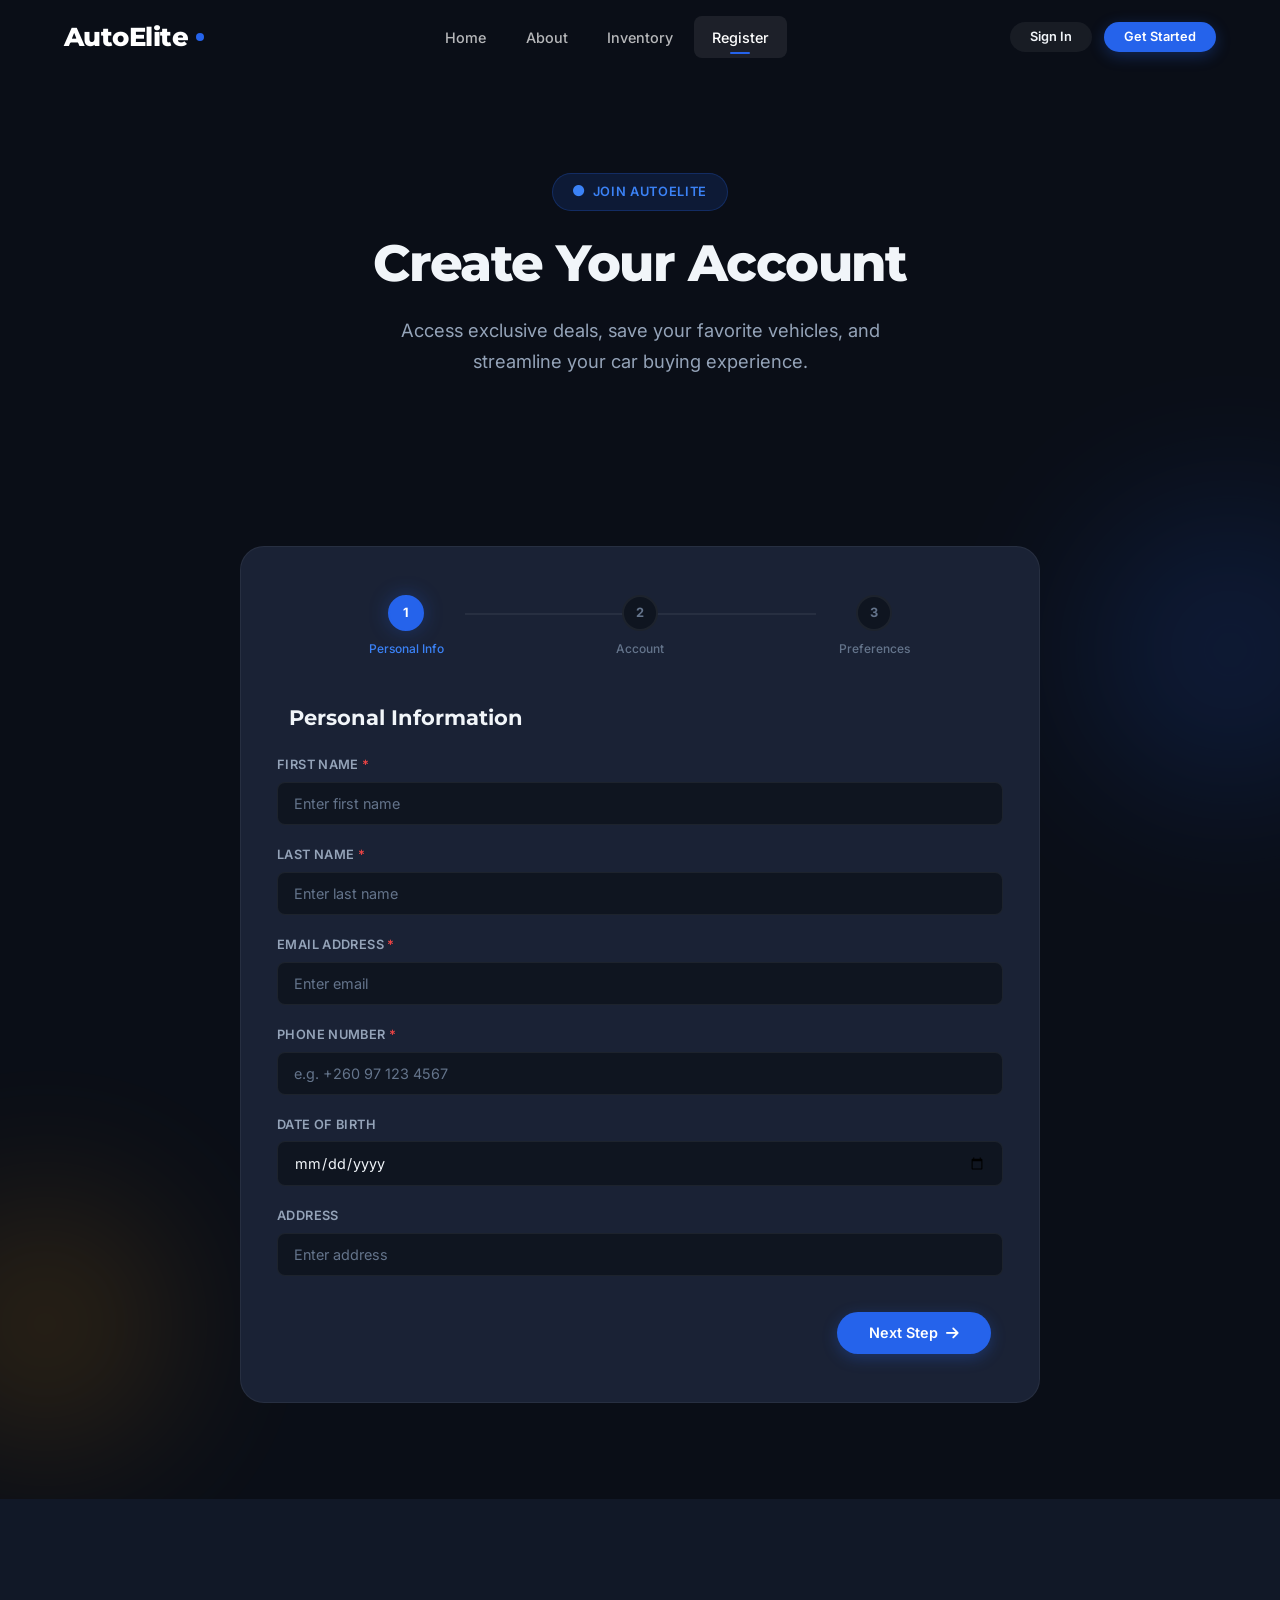
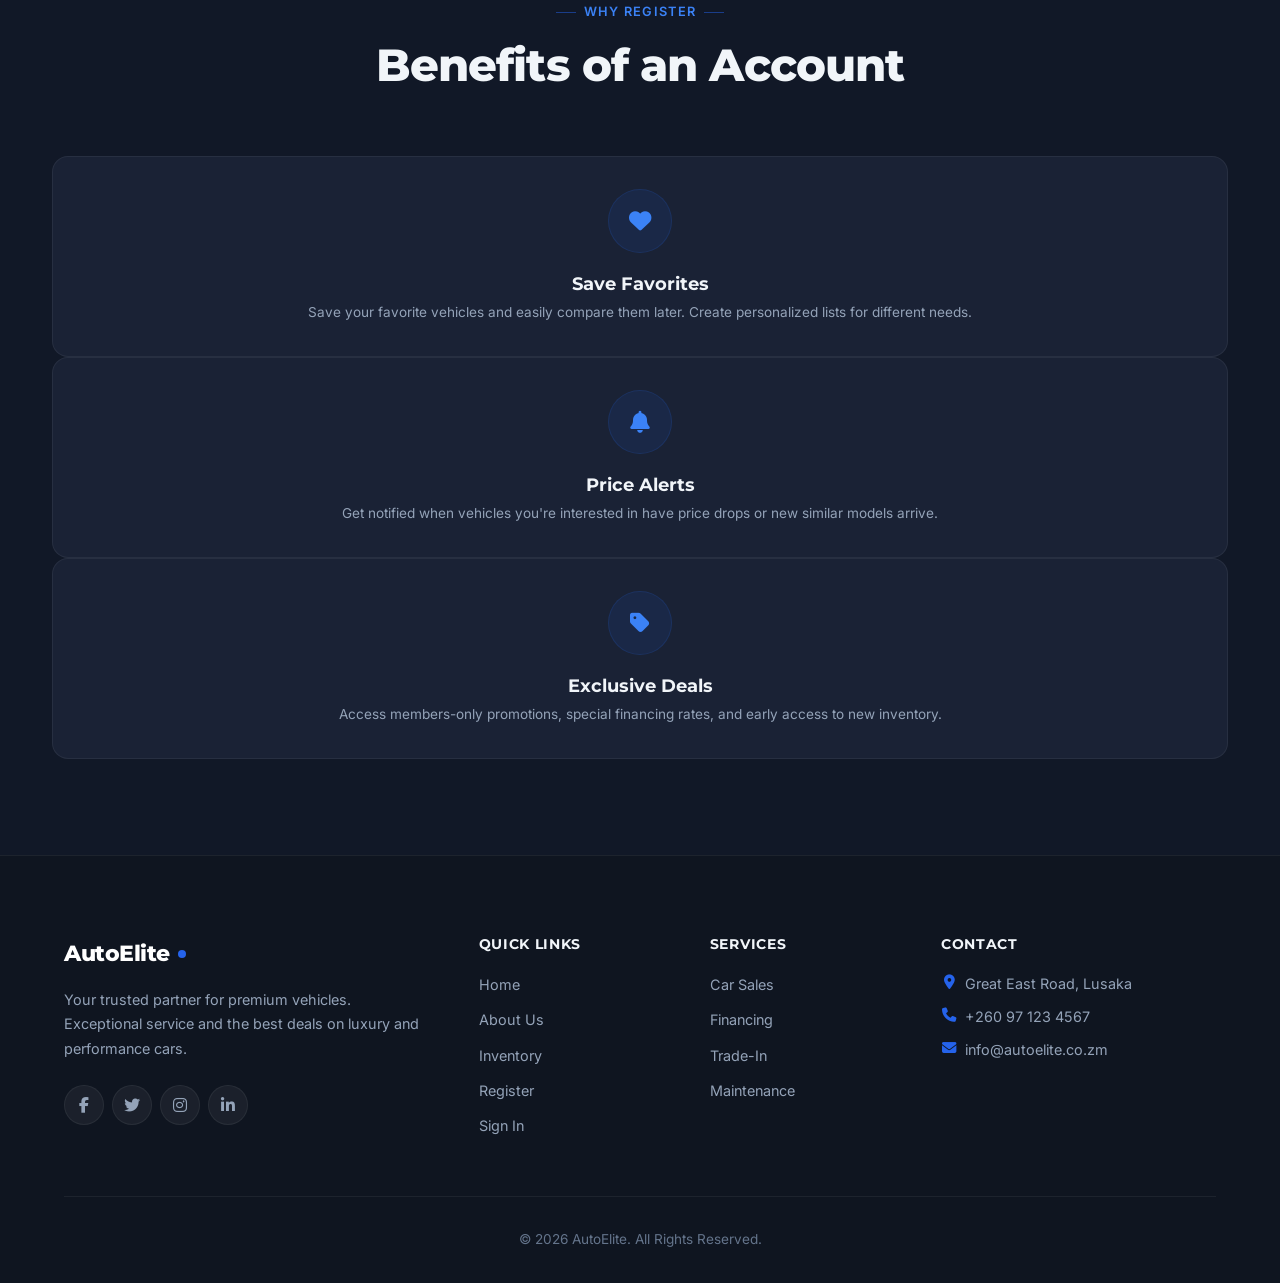
<file: frontend/create-account.html>
<!DOCTYPE html>
<html lang="en">
<head>
    <meta charset="UTF-8">
    <meta name="viewport" content="width=device-width, initial-scale=1.0">
    <title>Create Account | AutoElite Premium Car Dealership</title>
    <link rel="icon" type="image/svg+xml" href="favicon.svg">
    <link rel="preconnect" href="https://fonts.googleapis.com">
    <link href="https://fonts.googleapis.com/css2?family=Inter:wght@300;400;500;600;700;800&family=Montserrat:wght@400;500;600;700;800&display=swap" rel="stylesheet">
    <link rel="stylesheet" href="https://cdnjs.cloudflare.com/ajax/libs/font-awesome/6.4.0/css/all.min.css">
    <link rel="stylesheet" href="css/style.css">
</head>
<body>

    <!-- Page Loader -->
    <div class="page-loader">
        <div class="ring-container">
            <div class="ring-loader">
                <div class="ring-outer"></div>
                <div class="ring-inner"></div>
            </div>
            <span class="ring-text">AutoElite</span>
        </div>
    </div>

    <div class="toast-container"></div>

    <!-- Navigation -->
    <nav class="navbar">
        <div class="container">
            <a class="navbar-brand" href="index.html">AutoElite<span class="brand-dot"></span></a>
            <button class="nav-toggle" aria-label="Toggle navigation">
                <span></span><span></span><span></span>
            </button>
            <ul class="nav-links">
                <li><a href="index.html">Home</a></li>
                <li><a href="about.html">About</a></li>
                <li><a href="cars.html">Inventory</a></li>
                <li><a href="create-account.html" class="active">Register</a></li>
            </ul>
            <div class="nav-right">
                <a href="login.html" class="btn btn-ghost btn-sm">Sign In</a>
                <a href="create-account.html" class="btn btn-primary btn-sm">Get Started</a>
            </div>
        </div>
    </nav>

    <!-- Hero -->
    <section class="hero hero-sub">
        <div class="hero-image-bg" style="background-image:url('https://images.unsplash.com/photo-1568605117036-5fe5e7bab0b7?w=2070&q=80');"></div>
        <div class="container" style="text-align:center;">
            <div class="hero-content reveal" style="margin:0 auto;max-width:800px;">
                <div class="hero-badge" style="justify-content:center;">
                    <i class="fas fa-circle"></i> Join AutoElite
                </div>
                <h1 class="hero-title" style="text-align:center;">Create Your Account</h1>
                <p class="hero-subtitle" style="text-align:center;margin:0 auto;">
                    Access exclusive deals, save your favorite vehicles, and streamline your car buying experience.
                </p>
            </div>
        </div>
    </section>

    <!-- Registration Form -->
    <section class="section">
        <div class="orb orb-blue orb-2" style="width:300px;height:300px;top:50px;right:-100px;"></div>
        <div class="orb orb-amber orb-3" style="width:250px;height:250px;bottom:50px;left:-80px;"></div>

        <div class="container">
            <div class="form-card reveal">
                <!-- Error Alert -->
                <div id="apiError" style="display:none;background:rgba(239,68,68,0.1);border:1px solid rgba(239,68,68,0.2);border-radius:12px;padding:1rem 1.5rem;color:#fca5a5;margin-bottom:1.5rem;">
                    <i class="fas fa-exclamation-triangle" style="margin-right:0.5rem;"></i>
                    <span id="apiErrorText"></span>
                </div>

                <!-- Steps -->
                <div class="form-steps">
                    <div class="step-indicator active" id="step1">
                        <div class="step-circle">1</div>
                        <div class="step-name">Personal Info</div>
                    </div>
                    <div class="step-indicator" id="step2">
                        <div class="step-circle">2</div>
                        <div class="step-name">Account</div>
                    </div>
                    <div class="step-indicator" id="step3">
                        <div class="step-circle">3</div>
                        <div class="step-name">Preferences</div>
                    </div>
                </div>

                <!-- Step 1: Personal Info -->
                <div class="form-section active" id="personalInfo">
                    <h3 style="font-size:1.3rem;margin-bottom:1.5rem;">Personal Information</h3>
                    <div class="row">
                        <div class="col-12 col-md-6">
                            <div class="form-group">
                                <label>First Name <span class="required">*</span></label>
                                <input type="text" class="form-control required" id="firstName" placeholder="Enter first name">
                            </div>
                        </div>
                        <div class="col-12 col-md-6">
                            <div class="form-group">
                                <label>Last Name <span class="required">*</span></label>
                                <input type="text" class="form-control required" id="lastName" placeholder="Enter last name">
                            </div>
                        </div>
                    </div>
                    <div class="row">
                        <div class="col-12 col-md-6">
                            <div class="form-group">
                                <label>Email Address <span class="required">*</span></label>
                                <input type="email" class="form-control required" id="email" placeholder="Enter email">
                            </div>
                        </div>
                        <div class="col-12 col-md-6">
                            <div class="form-group">
                                <label>Phone Number <span class="required">*</span></label>
                                <input type="tel" class="form-control required" id="phone" placeholder="e.g. +260 97 123 4567">
                            </div>
                        </div>
                    </div>
                    <div class="row">
                        <div class="col-12 col-md-6">
                            <div class="form-group">
                                <label>Date of Birth</label>
                                <input type="date" class="form-control" id="dob">
                            </div>
                        </div>
                        <div class="col-12 col-md-6">
                            <div class="form-group">
                                <label>Address</label>
                                <input type="text" class="form-control" id="address" placeholder="Enter address">
                            </div>
                        </div>
                    </div>
                    <div style="display:flex;justify-content:flex-end;margin-top:1rem;">
                        <button class="btn btn-primary next-step" data-next="accountDetails">Next Step <i class="fas fa-arrow-right"></i></button>
                    </div>
                </div>

                <!-- Step 2: Account Details -->
                <div class="form-section" id="accountDetails">
                    <h3 style="font-size:1.3rem;margin-bottom:1.5rem;">Account Details</h3>
                    <div class="row">
                        <div class="col-12 col-md-6">
                            <div class="form-group">
                                <label>Username <span class="required">*</span></label>
                                <input type="text" class="form-control required" id="username" placeholder="Choose a username">
                                <div class="form-hint">4-20 characters long</div>
                            </div>
                        </div>
                        <div class="col-12 col-md-6">
                            <div class="form-group">
                                <label>Password <span class="required">*</span></label>
                                <input type="password" class="form-control required" id="password" placeholder="Create a password">
                                <div class="form-hint">At least 8 characters</div>
                            </div>
                        </div>
                    </div>
                    <div class="row">
                        <div class="col-12 col-md-6">
                            <div class="form-group">
                                <label>Confirm Password <span class="required">*</span></label>
                                <input type="password" class="form-control required" id="confirmPassword" placeholder="Confirm password">
                            </div>
                        </div>
                        <div class="col-12 col-md-6">
                            <div class="form-group">
                                <label>Security Question <span class="required">*</span></label>
                                <select class="form-control required" id="securityQuestion">
                                    <option value="">Select a question</option>
                                    <option value="motherMaidenName">Mother's maiden name?</option>
                                    <option value="petName">First pet's name?</option>
                                    <option value="birthCity">City of birth?</option>
                                    <option value="highSchool">High school attended?</option>
                                </select>
                            </div>
                        </div>
                    </div>
                    <div class="form-group">
                        <label>Security Answer <span class="required">*</span></label>
                        <input type="text" class="form-control required" id="securityAnswer" placeholder="Enter your answer">
                    </div>
                    <div style="display:flex;justify-content:space-between;margin-top:1.5rem;">
                        <button class="btn btn-outline prev-step" data-prev="personalInfo"><i class="fas fa-arrow-left"></i> Previous</button>
                        <button class="btn btn-primary next-step" data-next="preferences">Next Step <i class="fas fa-arrow-right"></i></button>
                    </div>
                </div>

                <!-- Step 3: Preferences -->
                <div class="form-section" id="preferences">
                    <h3 style="font-size:1.3rem;margin-bottom:1.5rem;">Your Preferences</h3>
                    <div class="row">
                        <div class="col-12 col-md-6">
                            <label class="form-label" style="font-size:0.8rem;font-weight:600;color:var(--text-muted);text-transform:uppercase;letter-spacing:0.03em;margin-bottom:0.75rem;display:block;">Vehicle Types</label>
                            <div class="form-check"><input type="checkbox" class="pref-check" id="sedan" value="sedan"><label for="sedan">Sedan</label></div>
                            <div class="form-check"><input type="checkbox" class="pref-check" id="suv" value="suv"><label for="suv">SUV</label></div>
                            <div class="form-check"><input type="checkbox" class="pref-check" id="coupe" value="coupe"><label for="coupe">Coupe</label></div>
                            <div class="form-check"><input type="checkbox" class="pref-check" id="convertible" value="convertible"><label for="convertible">Convertible</label></div>
                        </div>
                        <div class="col-12 col-md-6">
                            <label class="form-label" style="font-size:0.8rem;font-weight:600;color:var(--text-muted);text-transform:uppercase;letter-spacing:0.03em;margin-bottom:0.75rem;display:block;">Budget Range</label>
                            <div class="form-check"><input type="radio" class="budget-radio" name="budget" id="b1" value="0-500000"><label for="b1">Under ZMW 500,000</label></div>
                            <div class="form-check"><input type="radio" class="budget-radio" name="budget" id="b2" value="500000-1000000"><label for="b2">ZMW 500K - 1M</label></div>
                            <div class="form-check"><input type="radio" class="budget-radio" name="budget" id="b3" value="1000000-1500000"><label for="b3">ZMW 1M - 1.5M</label></div>
                            <div class="form-check"><input type="radio" class="budget-radio" name="budget" id="b4" value="1500000+"><label for="b4">Over ZMW 1.5M</label></div>
                        </div>
                    </div>
                    <div class="form-group" style="margin-top:1rem;">
                        <label>How did you hear about us?</label>
                        <select class="form-control" id="referral">
                            <option value="">Select an option</option>
                            <option value="search">Search Engine</option>
                            <option value="social">Social Media</option>
                            <option value="friend">Friend/Family</option>
                            <option value="ad">Advertisement</option>
                            <option value="other">Other</option>
                        </select>
                    </div>
                    <div class="form-check" style="margin-top:1rem;">
                        <input type="checkbox" class="required" id="terms">
                        <label for="terms">I agree to the <a href="#" style="color:var(--accent-blue-light);">Terms of Service</a> and <a href="#" style="color:var(--accent-blue-light);">Privacy Policy</a> <span class="required">*</span></label>
                    </div>
                    <div style="display:flex;justify-content:space-between;margin-top:1.5rem;">
                        <button class="btn btn-outline prev-step" data-prev="accountDetails"><i class="fas fa-arrow-left"></i> Previous</button>
                        <button class="btn btn-primary" id="submitBtn" disabled>Create Account</button>
                    </div>
                </div>
            </div>
        </div>
    </section>

    <!-- Benefits -->
    <section class="section section-alt">
        <div class="container">
            <div class="section-header reveal">
                <div class="section-label">Why Register</div>
                <h2 class="section-title">Benefits of an Account</h2>
            </div>
            <div class="row">
                <div class="col-12 col-md-4 mb-4">
                    <div class="benefit-card reveal reveal-delay-1">
                        <div class="benefit-icon"><i class="fas fa-heart"></i></div>
                        <h4>Save Favorites</h4>
                        <p>Save your favorite vehicles and easily compare them later. Create personalized lists for different needs.</p>
                    </div>
                </div>
                <div class="col-12 col-md-4 mb-4">
                    <div class="benefit-card reveal reveal-delay-2">
                        <div class="benefit-icon"><i class="fas fa-bell"></i></div>
                        <h4>Price Alerts</h4>
                        <p>Get notified when vehicles you're interested in have price drops or new similar models arrive.</p>
                    </div>
                </div>
                <div class="col-12 col-md-4 mb-4">
                    <div class="benefit-card reveal reveal-delay-3">
                        <div class="benefit-icon"><i class="fas fa-tag"></i></div>
                        <h4>Exclusive Deals</h4>
                        <p>Access members-only promotions, special financing rates, and early access to new inventory.</p>
                    </div>
                </div>
            </div>
        </div>
    </section>

    <!-- Footer -->
    <footer class="site-footer">
        <div class="container">
            <div class="footer-grid">
                <div class="footer-brand">
                    <a class="navbar-brand" href="index.html" style="font-size:1.4rem;">AutoElite<span class="brand-dot"></span></a>
                    <p>Your trusted partner for premium vehicles. Exceptional service and the best deals on luxury and performance cars.</p>
                    <div class="footer-social">
                        <a href="#"><i class="fab fa-facebook-f"></i></a>
                        <a href="#"><i class="fab fa-twitter"></i></a>
                        <a href="#"><i class="fab fa-instagram"></i></a>
                        <a href="#"><i class="fab fa-linkedin-in"></i></a>
                    </div>
                </div>
                <div class="footer-col">
                    <h4>Quick Links</h4>
                    <ul>
                        <li><a href="index.html">Home</a></li>
                        <li><a href="about.html">About Us</a></li>
                        <li><a href="cars.html">Inventory</a></li>
                        <li><a href="create-account.html">Register</a></li>
                        <li><a href="login.html">Sign In</a></li>
                    </ul>
                </div>
                <div class="footer-col">
                    <h4>Services</h4>
                    <ul>
                        <li><a href="#">Car Sales</a></li>
                        <li><a href="#">Financing</a></li>
                        <li><a href="#">Trade-In</a></li>
                        <li><a href="#">Maintenance</a></li>
                    </ul>
                </div>
                <div class="footer-col">
                    <h4>Contact</h4>
                    <ul class="footer-contact">
                        <li><i class="fas fa-map-marker-alt"></i> Great East Road, Lusaka</li>
                        <li><i class="fas fa-phone"></i> +260 97 123 4567</li>
                        <li><i class="fas fa-envelope"></i> info@autoelite.co.zm</li>
                    </ul>
                </div>
            </div>
            <div class="footer-bottom">
                <p>&copy; 2026 AutoElite. All Rights Reserved.</p>
            </div>
        </div>
    </footer>

    <!-- Success Modal -->
    <div class="modal-overlay" id="successModal">
        <div class="modal-box">
            <div class="modal-header">
                <h3>Welcome to AutoElite!</h3>
                <button class="modal-close" onclick="closeModal('successModal')">&times;</button>
            </div>
            <div class="modal-body">
                <i class="fas fa-check-circle icon-large" style="color:#10b981;"></i>
                <h4>Account Created!</h4>
                <p>Your account has been created successfully. Start exploring our premium vehicle collection.</p>
                <a href="index.html" class="btn btn-primary">Go to Homepage</a>
            </div>
        </div>
    </div>

    <!-- Loading Modal -->
    <div class="modal-overlay" id="loadingModal">
        <div class="modal-box" style="max-width:380px;">
            <div class="modal-body" style="padding:2.5rem;">
                <div class="ring-container" style="margin-bottom:1rem;">
                    <div class="ring-loader">
                        <div class="ring-outer"></div>
                        <div class="ring-inner"></div>
                    </div>
                </div>
                <h4>Creating Your Account...</h4>
                <p style="margin-bottom:0;">Please wait a moment.</p>
            </div>
        </div>
    </div>

    <script src="js/app.js"></script>
    <script>
    document.addEventListener('DOMContentLoaded', function() {
        var currentStep = 1;

        // Next step
        document.querySelectorAll('.next-step').forEach(function(btn) {
            btn.addEventListener('click', function() {
                if (validateStep(currentStep)) {
                    var nextSection = this.getAttribute('data-next');
                    document.querySelector('.form-section.active').classList.remove('active');
                    document.getElementById(nextSection).classList.add('active');
                    document.getElementById('step' + currentStep).classList.remove('active');
                    document.getElementById('step' + currentStep).classList.add('completed');
                    currentStep++;
                    document.getElementById('step' + currentStep).classList.add('active');
                } else {
                    showToast('Please fill in all required fields.', 'error');
                }
            });
        });

        // Previous step
        document.querySelectorAll('.prev-step').forEach(function(btn) {
            btn.addEventListener('click', function() {
                var prevSection = this.getAttribute('data-prev');
                document.querySelector('.form-section.active').classList.remove('active');
                document.getElementById(prevSection).classList.add('active');
                document.getElementById('step' + currentStep).classList.remove('active');
                currentStep--;
                document.getElementById('step' + currentStep).classList.remove('completed');
                document.getElementById('step' + currentStep).classList.add('active');
            });
        });

        function validateStep(step) {
            var valid = true;
            if (step === 1) {
                document.querySelectorAll('#personalInfo .required').forEach(function(el) {
                    if (!el.value.trim()) { el.classList.add('is-invalid'); valid = false; }
                    else el.classList.remove('is-invalid');
                });
            } else if (step === 2) {
                document.querySelectorAll('#accountDetails .required').forEach(function(el) {
                    if (!el.value.trim()) { el.classList.add('is-invalid'); valid = false; }
                    else el.classList.remove('is-invalid');
                });
                var pw = document.getElementById('password').value;
                var cpw = document.getElementById('confirmPassword').value;
                if (pw.length < 8) { document.getElementById('password').classList.add('is-invalid'); valid = false; }
                if (pw !== cpw) { document.getElementById('confirmPassword').classList.add('is-invalid'); valid = false; }
            }
            return valid;
        }

        // Check completion for submit
        function checkCompletion() {
            var allFilled = true;
            document.querySelectorAll('.required').forEach(function(el) {
                if (el.type === 'checkbox' && !el.checked) { allFilled = false; }
                else if (el.type !== 'checkbox' && !el.value.trim()) { allFilled = false; }
            });
            document.getElementById('submitBtn').disabled = !allFilled;
        }
        document.querySelectorAll('.required').forEach(function(el) {
            el.addEventListener('input', checkCompletion);
            el.addEventListener('change', checkCompletion);
        });

        // Submit
        document.getElementById('submitBtn').addEventListener('click', function() {
            if (!validateStep(3)) { showToast('Please fill in all required fields.', 'error'); return; }
            if (!document.getElementById('terms').checked) {
                showToast('You must accept the Terms of Service.', 'error');
                return;
            }

            var prefs = { vehicleTypes: [], budget: '', referralSource: document.getElementById('referral').value };
            document.querySelectorAll('.pref-check:checked').forEach(function(cb) { prefs.vehicleTypes.push(cb.value); });
            var budgetEl = document.querySelector('.budget-radio:checked');
            if (budgetEl) prefs.budget = budgetEl.value;

            var data = {
                username: document.getElementById('username').value,
                email: document.getElementById('email').value,
                password: document.getElementById('password').value,
                firstName: document.getElementById('firstName').value,
                lastName: document.getElementById('lastName').value,
                phone: document.getElementById('phone').value,
                address: document.getElementById('address').value,
                dob: document.getElementById('dob').value,
                securityQuestion: document.getElementById('securityQuestion').value,
                securityAnswer: document.getElementById('securityAnswer').value,
                preferences: JSON.stringify(prefs)
            };

            document.getElementById('loadingModal').classList.add('active');

            fetch(API_BASE_URL + '/auth/register', {
                method: 'POST',
                headers: { 'Content-Type': 'application/json' },
                body: JSON.stringify(data)
            })
            .then(function(r) {
                if (!r.ok) return r.json().then(function(e) { throw e; });
                return r.json();
            })
            .then(function(res) {
                document.getElementById('loadingModal').classList.remove('active');
                if (res.token) {
                    localStorage.setItem('authToken', res.token);
                    localStorage.setItem('user', JSON.stringify(res.user));
                }
                document.getElementById('successModal').classList.add('active');
            })
            .catch(function(err) {
                document.getElementById('loadingModal').classList.remove('active');
                var msg = err.error || 'An error occurred while creating your account.';
                document.getElementById('apiError').style.display = 'block';
                document.getElementById('apiErrorText').textContent = msg;
                showToast(msg, 'error');
            });
        });
    });

    function closeModal(id) { document.getElementById(id).classList.remove('active'); }
    </script>
</body>
</html>
</file>
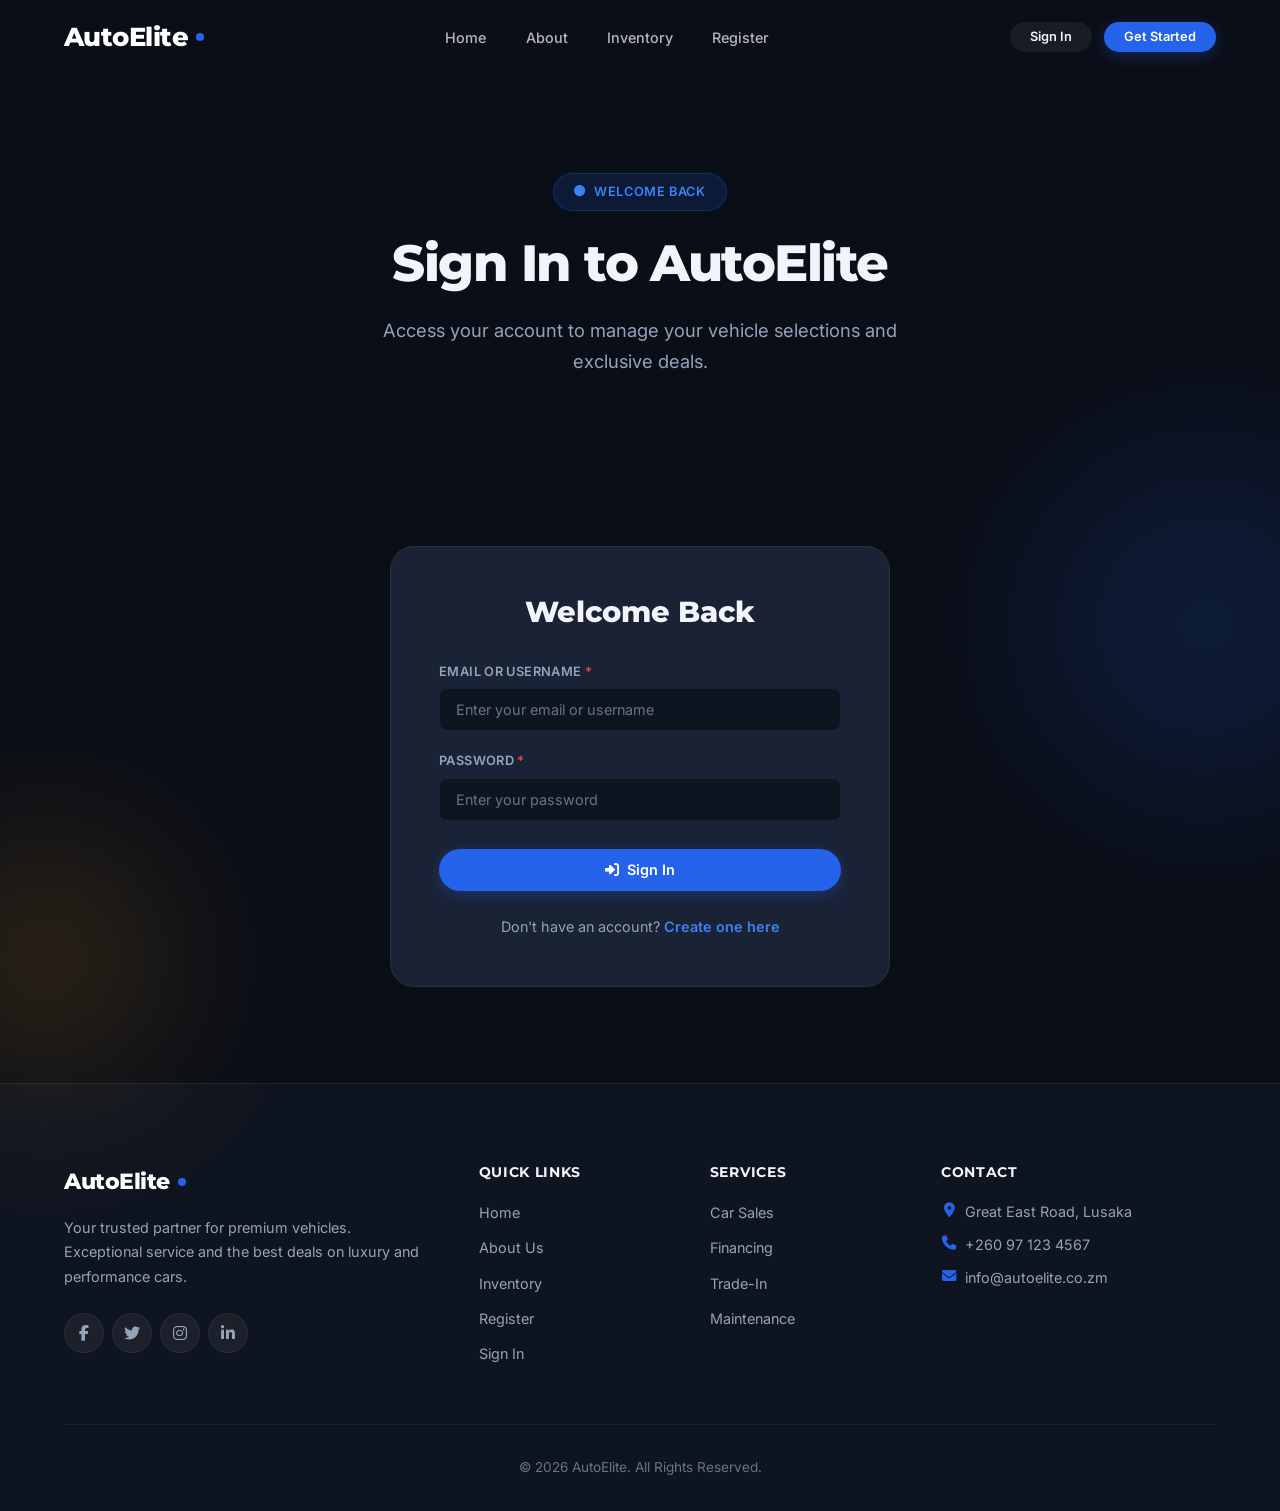
<file: frontend/login.html>
<!DOCTYPE html>
<html lang="en">
<head>
    <meta charset="UTF-8">
    <meta name="viewport" content="width=device-width, initial-scale=1.0">
    <title>Sign In | AutoElite Premium Car Dealership</title>
    <link rel="icon" type="image/svg+xml" href="favicon.svg">
    <link rel="preconnect" href="https://fonts.googleapis.com">
    <link href="https://fonts.googleapis.com/css2?family=Inter:wght@300;400;500;600;700;800&family=Montserrat:wght@400;500;600;700;800&display=swap" rel="stylesheet">
    <link rel="stylesheet" href="https://cdnjs.cloudflare.com/ajax/libs/font-awesome/6.4.0/css/all.min.css">
    <link rel="stylesheet" href="css/style.css">
</head>
<body>

    <!-- Page Loader -->
    <div class="page-loader">
        <div class="ring-container">
            <div class="ring-loader">
                <div class="ring-outer"></div>
                <div class="ring-inner"></div>
            </div>
            <span class="ring-text">AutoElite</span>
        </div>
    </div>

    <div class="toast-container"></div>

    <!-- Navigation -->
    <nav class="navbar">
        <div class="container">
            <a class="navbar-brand" href="index.html">AutoElite<span class="brand-dot"></span></a>
            <button class="nav-toggle" aria-label="Toggle navigation">
                <span></span><span></span><span></span>
            </button>
            <ul class="nav-links">
                <li><a href="index.html">Home</a></li>
                <li><a href="about.html">About</a></li>
                <li><a href="cars.html">Inventory</a></li>
                <li><a href="create-account.html">Register</a></li>
            </ul>
            <div class="nav-right">
                <a href="login.html" class="btn btn-ghost btn-sm">Sign In</a>
                <a href="create-account.html" class="btn btn-primary btn-sm">Get Started</a>
            </div>
        </div>
    </nav>

    <!-- Hero -->
    <section class="hero hero-sub">
        <div class="hero-image-bg" style="background-image:url('https://images.unsplash.com/photo-1492144534655-ae79c964c9d7?w=2070&q=80');"></div>
        <div class="container" style="text-align:center;">
            <div class="hero-content reveal" style="margin:0 auto;max-width:800px;">
                <div class="hero-badge" style="justify-content:center;">
                    <i class="fas fa-circle"></i> Welcome Back
                </div>
                <h1 class="hero-title" style="text-align:center;">Sign In to AutoElite</h1>
                <p class="hero-subtitle" style="text-align:center;margin:0 auto;">
                    Access your account to manage your vehicle selections and exclusive deals.
                </p>
            </div>
        </div>
    </section>

    <!-- Login Form -->
    <section class="section">
        <div class="orb orb-blue orb-1" style="width:350px;height:350px;top:0;right:-100px;"></div>
        <div class="orb orb-amber orb-3" style="width:250px;height:250px;bottom:0;left:-80px;"></div>

        <div class="container">
            <div class="form-card reveal" style="max-width:500px;">
                <h2 class="form-card-title">Welcome Back</h2>

                <div id="apiError" style="display:none;background:rgba(239,68,68,0.1);border:1px solid rgba(239,68,68,0.2);border-radius:12px;padding:1rem 1.5rem;color:#fca5a5;margin-bottom:1.5rem;">
                    <i class="fas fa-exclamation-triangle" style="margin-right:0.5rem;"></i>
                    <span id="apiErrorText"></span>
                </div>

                <div class="form-group">
                    <label>Email or Username <span class="required">*</span></label>
                    <input type="text" class="form-control" id="loginEmail" placeholder="Enter your email or username">
                </div>

                <div class="form-group">
                    <label>Password <span class="required">*</span></label>
                    <input type="password" class="form-control" id="loginPassword" placeholder="Enter your password">
                </div>

                <button class="btn btn-primary" id="loginBtn" style="width:100%;margin-top:0.5rem;">
                    <i class="fas fa-sign-in-alt"></i> Sign In
                </button>

                <p style="text-align:center;margin-top:1.5rem;color:var(--text-secondary);font-size:0.9rem;">
                    Don't have an account?
                    <a href="create-account.html" style="color:var(--accent-blue-light);font-weight:600;">Create one here</a>
                </p>
            </div>
        </div>
    </section>

    <!-- Footer -->
    <footer class="site-footer">
        <div class="container">
            <div class="footer-grid">
                <div class="footer-brand">
                    <a class="navbar-brand" href="index.html" style="font-size:1.4rem;">AutoElite<span class="brand-dot"></span></a>
                    <p>Your trusted partner for premium vehicles. Exceptional service and the best deals on luxury and performance cars.</p>
                    <div class="footer-social">
                        <a href="#"><i class="fab fa-facebook-f"></i></a>
                        <a href="#"><i class="fab fa-twitter"></i></a>
                        <a href="#"><i class="fab fa-instagram"></i></a>
                        <a href="#"><i class="fab fa-linkedin-in"></i></a>
                    </div>
                </div>
                <div class="footer-col">
                    <h4>Quick Links</h4>
                    <ul>
                        <li><a href="index.html">Home</a></li>
                        <li><a href="about.html">About Us</a></li>
                        <li><a href="cars.html">Inventory</a></li>
                        <li><a href="create-account.html">Register</a></li>
                        <li><a href="login.html">Sign In</a></li>
                    </ul>
                </div>
                <div class="footer-col">
                    <h4>Services</h4>
                    <ul>
                        <li><a href="#">Car Sales</a></li>
                        <li><a href="#">Financing</a></li>
                        <li><a href="#">Trade-In</a></li>
                        <li><a href="#">Maintenance</a></li>
                    </ul>
                </div>
                <div class="footer-col">
                    <h4>Contact</h4>
                    <ul class="footer-contact">
                        <li><i class="fas fa-map-marker-alt"></i> Great East Road, Lusaka</li>
                        <li><i class="fas fa-phone"></i> +260 97 123 4567</li>
                        <li><i class="fas fa-envelope"></i> info@autoelite.co.zm</li>
                    </ul>
                </div>
            </div>
            <div class="footer-bottom">
                <p>&copy; 2026 AutoElite. All Rights Reserved.</p>
            </div>
        </div>
    </footer>

    <script src="js/app.js"></script>
    <script>
    document.addEventListener('DOMContentLoaded', function() {
        // Redirect if already logged in
        if (getAuthData()) {
            window.location.href = 'index.html';
            return;
        }

        document.getElementById('loginBtn').addEventListener('click', function() {
            var email = document.getElementById('loginEmail').value.trim();
            var password = document.getElementById('loginPassword').value;

            if (!email || !password) {
                showToast('Please fill in all fields.', 'error');
                return;
            }

            var btn = this;
            btn.disabled = true;
            btn.innerHTML = '<i class="fas fa-spinner fa-spin"></i> Signing in...';

            fetch(API_BASE_URL + '/auth/login', {
                method: 'POST',
                headers: { 'Content-Type': 'application/json' },
                body: JSON.stringify({ email: email, password: password })
            })
            .then(function(r) {
                if (!r.ok) return r.json().then(function(e) { throw e; });
                return r.json();
            })
            .then(function(res) {
                if (res.token) {
                    localStorage.setItem('authToken', res.token);
                    localStorage.setItem('user', JSON.stringify(res.user));
                    showToast('Welcome back, ' + res.user.firstName + '!');
                    setTimeout(function() { window.location.href = 'index.html'; }, 800);
                }
            })
            .catch(function(err) {
                btn.disabled = false;
                btn.innerHTML = '<i class="fas fa-sign-in-alt"></i> Sign In';
                var msg = err.error || 'Invalid credentials. Please try again.';
                document.getElementById('apiError').style.display = 'block';
                document.getElementById('apiErrorText').textContent = msg;
                showToast(msg, 'error');
            });
        });

        // Enter key to submit
        document.getElementById('loginPassword').addEventListener('keypress', function(e) {
            if (e.key === 'Enter') document.getElementById('loginBtn').click();
        });
        document.getElementById('loginEmail').addEventListener('keypress', function(e) {
            if (e.key === 'Enter') document.getElementById('loginPassword').focus();
        });
    });
    </script>
</body>
</html>
</file>
<file: frontend/css/style.css>
/* ============================================
   AutoElite — Premium Car Dealership
   Design System & Shared Styles
   ============================================ */

/* ---------- CSS Variables / Design Tokens ---------- */
:root {
    /* Primary palette — dark automotive */
    --bg-primary: #0a0e17;
    --bg-secondary: #111827;
    --bg-card: #1a2235;
    --bg-card-hover: #1f2a40;
    --bg-surface: #0f1520;

    /* Accent colors */
    --accent-blue: #2563eb;
    --accent-blue-light: #3b82f6;
    --accent-blue-glow: rgba(37, 99, 235, 0.25);
    --accent-amber: #f59e0b;
    --accent-amber-light: #fbbf24;
    --accent-amber-glow: rgba(245, 158, 11, 0.2);

    /* Text */
    --text-primary: #f1f5f9;
    --text-secondary: #94a3b8;
    --text-muted: #64748b;
    --text-accent: #e2e8f0;

    /* Borders & Dividers */
    --border-color: rgba(255, 255, 255, 0.06);
    --border-light: rgba(255, 255, 255, 0.1);

    /* Shadows */
    --shadow-sm: 0 2px 8px rgba(0, 0, 0, 0.3);
    --shadow-md: 0 8px 24px rgba(0, 0, 0, 0.4);
    --shadow-lg: 0 20px 50px rgba(0, 0, 0, 0.5);
    --shadow-glow-blue: 0 0 30px rgba(37, 99, 235, 0.15);
    --shadow-glow-amber: 0 0 30px rgba(245, 158, 11, 0.1);

    /* Radius */
    --radius-sm: 8px;
    --radius-md: 12px;
    --radius-lg: 16px;
    --radius-xl: 24px;
    --radius-full: 9999px;

    /* Transitions */
    --transition-fast: 0.2s cubic-bezier(0.4, 0, 0.2, 1);
    --transition-base: 0.3s cubic-bezier(0.4, 0, 0.2, 1);
    --transition-slow: 0.5s cubic-bezier(0.4, 0, 0.2, 1);

    /* Spacing */
    --section-padding: 6rem 0;
    --section-padding-sm: 4rem 0;
}

/* ---------- Reset & Base ---------- */
*,
*::before,
*::after {
    margin: 0;
    padding: 0;
    box-sizing: border-box;
}

html {
    scroll-behavior: smooth;
    scroll-padding-top: 80px;
}

body {
    font-family: 'Inter', 'Poppins', -apple-system, BlinkMacSystemFont, sans-serif;
    background-color: var(--bg-primary);
    color: var(--text-primary);
    overflow-x: hidden;
    line-height: 1.6;
    -webkit-font-smoothing: antialiased;
    -moz-osx-font-smoothing: grayscale;
}

h1, h2, h3, h4, h5, h6 {
    font-family: 'Montserrat', 'Poppins', sans-serif;
    font-weight: 700;
    line-height: 1.2;
    color: var(--text-primary);
}

a {
    color: inherit;
    text-decoration: none;
    transition: color var(--transition-fast);
}

img {
    max-width: 100%;
    height: auto;
}

::selection {
    background: var(--accent-blue);
    color: white;
}

/* ---------- Scrollbar ---------- */
::-webkit-scrollbar {
    width: 8px;
}
::-webkit-scrollbar-track {
    background: var(--bg-primary);
}
::-webkit-scrollbar-thumb {
    background: var(--bg-card);
    border-radius: 4px;
}
::-webkit-scrollbar-thumb:hover {
    background: var(--accent-blue);
}

/* ============================================
   LOADER (Ring Animation)
   ============================================ */
.page-loader {
    position: fixed;
    inset: 0;
    z-index: 99999;
    background: var(--bg-primary);
    display: flex;
    flex-direction: column;
    align-items: center;
    justify-content: center;
    gap: 1.5rem;
    transition: opacity 0.5s ease, visibility 0.5s ease;
}

.page-loader.loaded {
    opacity: 0;
    visibility: hidden;
    pointer-events: none;
}

.ring-container {
    display: flex;
    flex-direction: column;
    align-items: center;
    justify-content: center;
    gap: 1rem;
}

.ring-loader {
    position: relative;
    width: 56px;
    height: 56px;
}

@keyframes ring-spin {
    to { transform: rotate(360deg); }
}
@keyframes ring-spin-reverse {
    to { transform: rotate(-360deg); }
}

.ring-outer {
    position: absolute;
    inset: 0;
    border: 4px solid transparent;
    border-top-color: var(--accent-blue);
    border-right-color: var(--accent-blue);
    border-radius: 50%;
    animation: ring-spin 1s linear infinite;
}

.ring-inner {
    position: absolute;
    inset: 8px;
    border: 4px solid transparent;
    border-bottom-color: var(--accent-amber);
    border-left-color: var(--accent-amber);
    border-radius: 50%;
    animation: ring-spin-reverse 0.8s linear infinite;
}

.ring-text {
    font-size: 0.875rem;
    color: var(--text-muted);
    font-weight: 500;
    letter-spacing: 0.05em;
    text-transform: uppercase;
}

/* ============================================
   NAVBAR
   ============================================ */
.navbar {
    position: fixed;
    top: 0;
    left: 0;
    right: 0;
    z-index: 1000;
    padding: 1rem 0;
    transition: all var(--transition-base);
    background: transparent;
}

.navbar.scrolled {
    background: rgba(10, 14, 23, 0.92);
    backdrop-filter: blur(20px) saturate(180%);
    -webkit-backdrop-filter: blur(20px) saturate(180%);
    border-bottom: 1px solid var(--border-color);
    padding: 0.6rem 0;
    box-shadow: 0 4px 30px rgba(0, 0, 0, 0.3);
}

.navbar .container {
    display: flex;
    align-items: center;
    justify-content: space-between;
}

.navbar-brand {
    font-family: 'Montserrat', sans-serif;
    font-weight: 800;
    font-size: 1.6rem;
    color: white !important;
    letter-spacing: -0.02em;
    display: flex;
    align-items: center;
    gap: 0.5rem;
}

.navbar-brand .brand-dot {
    width: 8px;
    height: 8px;
    border-radius: 50%;
    background: var(--accent-blue);
    display: inline-block;
    animation: pulse-dot 2s ease-in-out infinite;
}

@keyframes pulse-dot {
    0%, 100% { opacity: 1; transform: scale(1); }
    50% { opacity: 0.6; transform: scale(1.3); }
}

.nav-links {
    display: flex;
    align-items: center;
    gap: 0.25rem;
    list-style: none;
}

.nav-links a {
    display: block;
    padding: 0.6rem 1.1rem;
    font-size: 0.9rem;
    font-weight: 500;
    color: rgba(255, 255, 255, 0.7);
    border-radius: var(--radius-sm);
    transition: all var(--transition-fast);
    position: relative;
}

.nav-links a:hover,
.nav-links a.active {
    color: white;
    background: rgba(255, 255, 255, 0.08);
}

.nav-links a.active::after {
    content: '';
    position: absolute;
    bottom: 4px;
    left: 50%;
    transform: translateX(-50%);
    width: 20px;
    height: 2px;
    background: var(--accent-blue);
    border-radius: 1px;
}

/* Nav right side */
.nav-right {
    display: flex;
    align-items: center;
    gap: 0.75rem;
}

.nav-user {
    display: flex;
    align-items: center;
    gap: 0.5rem;
    padding: 0.5rem 1rem;
    background: rgba(37, 99, 235, 0.12);
    border: 1px solid rgba(37, 99, 235, 0.2);
    border-radius: var(--radius-full);
    color: var(--accent-blue-light);
    font-size: 0.85rem;
    font-weight: 500;
    cursor: pointer;
    transition: all var(--transition-fast);
}

.nav-user:hover {
    background: rgba(37, 99, 235, 0.2);
}

.nav-user i {
    font-size: 1rem;
}

.nav-logout {
    background: none;
    border: 1px solid rgba(255, 255, 255, 0.15);
    color: var(--text-secondary);
    padding: 0.5rem 1rem;
    border-radius: var(--radius-full);
    font-size: 0.8rem;
    font-weight: 500;
    cursor: pointer;
    transition: all var(--transition-fast);
}

.nav-logout:hover {
    background: rgba(239, 68, 68, 0.15);
    border-color: rgba(239, 68, 68, 0.3);
    color: #ef4444;
}

/* Mobile toggle */
.nav-toggle {
    display: none;
    flex-direction: column;
    gap: 5px;
    cursor: pointer;
    padding: 4px;
    background: none;
    border: none;
}

.nav-toggle span {
    display: block;
    width: 24px;
    height: 2px;
    background: white;
    border-radius: 2px;
    transition: all var(--transition-base);
}

.nav-toggle.active span:nth-child(1) {
    transform: rotate(45deg) translate(5px, 5px);
}
.nav-toggle.active span:nth-child(2) {
    opacity: 0;
}
.nav-toggle.active span:nth-child(3) {
    transform: rotate(-45deg) translate(5px, -5px);
}

/* ============================================
   HERO SECTIONS
   ============================================ */
.hero {
    position: relative;
    min-height: 100vh;
    display: flex;
    align-items: center;
    overflow: hidden;
}

.hero-video-bg {
    position: absolute;
    inset: 0;
    z-index: 0;
}

.hero-video-bg video {
    width: 100%;
    height: 100%;
    object-fit: cover;
}

.hero-video-bg::after {
    content: '';
    position: absolute;
    inset: 0;
    background: linear-gradient(
        135deg,
        rgba(10, 14, 23, 0.92) 0%,
        rgba(10, 14, 23, 0.75) 40%,
        rgba(10, 14, 23, 0.6) 100%
    );
}

.hero-image-bg {
    position: absolute;
    inset: 0;
    z-index: 0;
    background-size: cover;
    background-position: center;
    background-attachment: fixed;
}

.hero-image-bg::after {
    content: '';
    position: absolute;
    inset: 0;
    background: linear-gradient(
        135deg,
        rgba(10, 14, 23, 0.95) 0%,
        rgba(10, 14, 23, 0.8) 50%,
        rgba(10, 14, 23, 0.7) 100%
    );
}

.hero-content {
    position: relative;
    z-index: 2;
    max-width: 700px;
}

.hero-badge {
    display: inline-flex;
    align-items: center;
    gap: 0.5rem;
    padding: 0.5rem 1.25rem;
    background: rgba(37, 99, 235, 0.15);
    border: 1px solid rgba(37, 99, 235, 0.25);
    border-radius: var(--radius-full);
    color: var(--accent-blue-light);
    font-size: 0.8rem;
    font-weight: 600;
    letter-spacing: 0.05em;
    text-transform: uppercase;
    margin-bottom: 1.5rem;
}

.hero-badge i {
    font-size: 0.7rem;
}

.hero-title {
    font-size: clamp(2.5rem, 5vw, 4.5rem);
    font-weight: 800;
    line-height: 1.08;
    margin-bottom: 1.5rem;
    letter-spacing: -0.03em;
}

.hero-title .highlight {
    background: linear-gradient(135deg, var(--accent-blue-light), var(--accent-amber));
    -webkit-background-clip: text;
    -webkit-text-fill-color: transparent;
    background-clip: text;
}

.hero-subtitle {
    font-size: 1.15rem;
    color: var(--text-secondary);
    line-height: 1.7;
    margin-bottom: 2.5rem;
    max-width: 550px;
}

.hero-actions {
    display: flex;
    align-items: center;
    gap: 1rem;
    flex-wrap: wrap;
}

/* Sub-page hero (smaller) */
.hero-sub {
    min-height: 50vh;
    padding-top: 100px;
}

.hero-sub .hero-title {
    font-size: clamp(2rem, 4vw, 3.5rem);
}

/* ============================================
   BUTTONS
   ============================================ */
.btn {
    display: inline-flex;
    align-items: center;
    justify-content: center;
    gap: 0.5rem;
    padding: 0.85rem 2rem;
    font-family: 'Inter', sans-serif;
    font-size: 0.9rem;
    font-weight: 600;
    border: none;
    border-radius: var(--radius-full);
    cursor: pointer;
    transition: all var(--transition-base);
    text-decoration: none;
    line-height: 1;
    white-space: nowrap;
}

.btn-primary {
    background: var(--accent-blue);
    color: white;
    box-shadow: 0 4px 15px rgba(37, 99, 235, 0.3);
}

.btn-primary:hover {
    background: var(--accent-blue-light);
    transform: translateY(-2px);
    box-shadow: 0 8px 25px rgba(37, 99, 235, 0.4);
    color: white;
}

.btn-outline {
    background: transparent;
    color: var(--text-primary);
    border: 1px solid var(--border-light);
}

.btn-outline:hover {
    background: rgba(255, 255, 255, 0.06);
    border-color: rgba(255, 255, 255, 0.2);
    color: white;
}

.btn-ghost {
    background: rgba(255, 255, 255, 0.06);
    color: var(--text-primary);
    border: none;
}

.btn-ghost:hover {
    background: rgba(255, 255, 255, 0.1);
    color: white;
}

.btn-amber {
    background: var(--accent-amber);
    color: #0a0e17;
    box-shadow: 0 4px 15px rgba(245, 158, 11, 0.3);
}

.btn-amber:hover {
    background: var(--accent-amber-light);
    transform: translateY(-2px);
    box-shadow: 0 8px 25px rgba(245, 158, 11, 0.4);
    color: #0a0e17;
}

.btn-lg {
    padding: 1rem 2.5rem;
    font-size: 1rem;
}

.btn-sm {
    padding: 0.55rem 1.25rem;
    font-size: 0.8rem;
}

.btn-icon {
    width: 40px;
    height: 40px;
    padding: 0;
    border-radius: 50%;
    font-size: 0.9rem;
}

.btn-success {
    background: #10b981;
    color: white;
}

.btn-danger-outline {
    background: transparent;
    color: #ef4444;
    border: 1px solid rgba(239, 68, 68, 0.3);
}

.btn-danger-outline:hover {
    background: rgba(239, 68, 68, 0.1);
}

.btn:disabled {
    opacity: 0.5;
    cursor: not-allowed;
    transform: none !important;
}

/* ============================================
   SECTIONS
   ============================================ */
.section {
    padding: var(--section-padding);
    position: relative;
}

.section-alt {
    background: var(--bg-secondary);
}

.section-header {
    text-align: center;
    margin-bottom: 4rem;
}

.section-label {
    display: inline-flex;
    align-items: center;
    gap: 0.5rem;
    font-size: 0.8rem;
    font-weight: 600;
    color: var(--accent-blue-light);
    text-transform: uppercase;
    letter-spacing: 0.1em;
    margin-bottom: 1rem;
}

.section-label::before,
.section-label::after {
    content: '';
    width: 20px;
    height: 1px;
    background: var(--accent-blue);
    opacity: 0.5;
}

.section-title {
    font-size: clamp(2rem, 3.5vw, 3rem);
    font-weight: 800;
    letter-spacing: -0.02em;
    margin-bottom: 1rem;
}

.section-desc {
    color: var(--text-secondary);
    font-size: 1.05rem;
    max-width: 600px;
    margin: 0 auto;
}

.container {
    width: 100%;
    max-width: 1200px;
    margin: 0 auto;
    padding: 0 1.5rem;
}

.row {
    display: flex;
    flex-wrap: wrap;
    margin: 0 -0.75rem;
}

.col {
    padding: 0 0.75rem;
}

/* Grid columns */
.col-12 { width: 100%; }
.col-6 { width: 50%; }
.col-4 { width: 33.333%; }
.col-3 { width: 25%; }
.col-8 { width: 66.666%; }
.col-7 { width: 58.333%; }
.col-5 { width: 41.666%; }

@media (max-width: 992px) {
    .col-lg-12 { width: 100%; }
    .col-lg-6 { width: 50%; }
    .col-lg-4 { width: 33.333%; }
    .col-lg-3 { width: 25%; }
    .col-lg-5 { width: 41.666%; }
    .col-lg-7 { width: 58.333%; }
    .col-lg-8 { width: 66.666%; }
}

@media (max-width: 768px) {
    .col-md-12 { width: 100%; }
    .col-md-6 { width: 50%; }
    .col-md-4 { width: 33.333%; }
    .col-md-3 { width: 25%; }
    .col-md-5 { width: 41.666%; }
    .col-md-7 { width: 58.333%; }
}

@media (max-width: 576px) {
    .col-sm-12 { width: 100%; }
    .col-sm-6 { width: 50%; }
    .mb-4 { margin-bottom: 1.5rem; }
    .mb-lg-0 { margin-bottom: 0; }
}

/* ============================================
   CARDS
   ============================================ */
.car-card {
    background: var(--bg-card);
    border: 1px solid var(--border-color);
    border-radius: var(--radius-lg);
    overflow: hidden;
    transition: all var(--transition-base);
    position: relative;
}

.car-card:hover {
    transform: translateY(-8px);
    border-color: rgba(37, 99, 235, 0.2);
    box-shadow: var(--shadow-glow-blue);
}

.car-card-image {
    position: relative;
    height: 220px;
    overflow: hidden;
}

.car-card-image img {
    width: 100%;
    height: 100%;
    object-fit: cover;
    transition: transform var(--transition-slow);
}

.car-card:hover .car-card-image img {
    transform: scale(1.08);
}

.car-card-badge {
    position: absolute;
    top: 12px;
    right: 12px;
    padding: 0.35rem 0.9rem;
    background: rgba(245, 158, 11, 0.9);
    backdrop-filter: blur(8px);
    color: #0a0e17;
    font-size: 0.7rem;
    font-weight: 700;
    border-radius: var(--radius-full);
    text-transform: uppercase;
    letter-spacing: 0.05em;
}

.car-card-body {
    padding: 1.5rem;
}

.car-card-title {
    font-size: 1.15rem;
    font-weight: 700;
    margin-bottom: 0.35rem;
}

.car-card-price {
    font-size: 1.4rem;
    font-weight: 800;
    color: var(--accent-blue-light);
    margin-bottom: 1rem;
}

.car-card-specs {
    display: grid;
    grid-template-columns: 1fr 1fr;
    gap: 0.6rem;
    margin-bottom: 1.25rem;
}

.car-spec {
    display: flex;
    align-items: center;
    gap: 0.4rem;
    font-size: 0.8rem;
    color: var(--text-secondary);
}

.car-spec i {
    color: var(--accent-amber);
    font-size: 0.75rem;
    width: 16px;
    text-align: center;
}

.car-card-actions {
    display: flex;
    gap: 0.5rem;
}

.car-card-actions .btn {
    flex: 1;
    font-size: 0.8rem;
    padding: 0.65rem 1rem;
}

/* ============================================
   STATS
   ============================================ */
.stats-bar {
    background: var(--bg-secondary);
    border-top: 1px solid var(--border-color);
    border-bottom: 1px solid var(--border-color);
}

.stat-item {
    text-align: center;
    padding: 3rem 1.5rem;
}

.stat-number {
    font-size: 2.8rem;
    font-weight: 800;
    color: var(--text-primary);
    line-height: 1;
    margin-bottom: 0.5rem;
}

.stat-number .accent {
    color: var(--accent-blue-light);
}

.stat-label {
    font-size: 0.9rem;
    color: var(--text-muted);
    font-weight: 500;
}

/* ============================================
   FILTER BAR
   ============================================ */
.filter-bar {
    background: var(--bg-card);
    border: 1px solid var(--border-color);
    border-radius: var(--radius-lg);
    padding: 1.5rem 2rem;
    margin-bottom: 3rem;
}

.filter-bar-title {
    font-size: 1rem;
    font-weight: 600;
    color: var(--text-accent);
    margin-bottom: 1.25rem;
    display: flex;
    align-items: center;
    gap: 0.5rem;
}

.filter-bar-title i {
    color: var(--accent-blue);
}

.filter-group {
    display: flex;
    flex-wrap: wrap;
    gap: 0.75rem;
    align-items: flex-end;
}

.filter-item {
    flex: 1;
    min-width: 150px;
}

.filter-item label {
    display: block;
    font-size: 0.75rem;
    font-weight: 600;
    color: var(--text-muted);
    text-transform: uppercase;
    letter-spacing: 0.05em;
    margin-bottom: 0.4rem;
}

.filter-item select,
.filter-item input {
    width: 100%;
    padding: 0.65rem 1rem;
    background: var(--bg-surface);
    border: 1px solid var(--border-color);
    border-radius: var(--radius-sm);
    color: var(--text-primary);
    font-family: 'Inter', sans-serif;
    font-size: 0.85rem;
    transition: all var(--transition-fast);
    appearance: none;
    -webkit-appearance: none;
}

.filter-item select {
    background-image: url("data:image/svg+xml,%3Csvg xmlns='http://www.w3.org/2000/svg' width='12' height='12' fill='%2394a3b8' viewBox='0 0 16 16'%3E%3Cpath d='M8 11L3 6h10l-5 5z'/%3E%3C/svg%3E");
    background-repeat: no-repeat;
    background-position: right 0.75rem center;
    padding-right: 2.5rem;
}

.filter-item select:focus,
.filter-item input:focus {
    outline: none;
    border-color: var(--accent-blue);
    box-shadow: 0 0 0 3px var(--accent-blue-glow);
}

.filter-actions {
    display: flex;
    gap: 0.5rem;
    padding-top: 1.5rem;
}

/* ============================================
   CART
   ============================================ */
.cart-section {
    background: var(--bg-secondary);
}

.cart-item {
    display: flex;
    align-items: center;
    gap: 1.25rem;
    background: var(--bg-card);
    border: 1px solid var(--border-color);
    border-radius: var(--radius-md);
    padding: 1.25rem;
    margin-bottom: 1rem;
    transition: all var(--transition-fast);
}

.cart-item:hover {
    border-color: rgba(255, 255, 255, 0.1);
}

.cart-item-img {
    width: 120px;
    height: 80px;
    border-radius: var(--radius-sm);
    object-fit: cover;
    flex-shrink: 0;
}

.cart-item-info {
    flex: 1;
    min-width: 0;
}

.cart-item-info h5 {
    font-size: 1rem;
    font-weight: 600;
    margin-bottom: 0.25rem;
}

.cart-item-info .meta {
    font-size: 0.8rem;
    color: var(--text-muted);
}

.cart-item-info .price {
    font-size: 1.1rem;
    font-weight: 700;
    color: var(--accent-blue-light);
    margin-top: 0.25rem;
}

.cart-empty {
    text-align: center;
    padding: 3rem;
    color: var(--text-muted);
}

.cart-empty i {
    font-size: 3rem;
    margin-bottom: 1rem;
    opacity: 0.3;
}

/* ============================================
   TEAM CARDS
   ============================================ */
.team-card {
    background: var(--bg-card);
    border: 1px solid var(--border-color);
    border-radius: var(--radius-lg);
    overflow: hidden;
    transition: all var(--transition-base);
    text-align: center;
}

.team-card:hover {
    transform: translateY(-8px);
    border-color: rgba(37, 99, 235, 0.2);
    box-shadow: var(--shadow-glow-blue);
}

.team-card-img {
    width: 100%;
    height: 260px;
    object-fit: cover;
}

.team-card-body {
    padding: 1.5rem;
}

.team-card-name {
    font-size: 1.15rem;
    font-weight: 700;
    margin-bottom: 0.25rem;
}

.team-card-role {
    color: var(--accent-blue-light);
    font-size: 0.85rem;
    font-weight: 600;
    margin-bottom: 0.75rem;
}

.team-card-bio {
    color: var(--text-secondary);
    font-size: 0.85rem;
    line-height: 1.6;
}

/* ============================================
   VALUE CARDS
   ============================================ */
.value-card {
    background: var(--bg-card);
    border: 1px solid var(--border-color);
    border-radius: var(--radius-lg);
    padding: 2rem;
    text-align: center;
    transition: all var(--transition-base);
    height: 100%;
}

.value-card:hover {
    transform: translateY(-6px);
    border-color: rgba(245, 158, 11, 0.2);
    box-shadow: var(--shadow-glow-amber);
}

.value-icon {
    width: 72px;
    height: 72px;
    border-radius: 50%;
    background: rgba(37, 99, 235, 0.1);
    border: 1px solid rgba(37, 99, 235, 0.15);
    display: flex;
    align-items: center;
    justify-content: center;
    margin: 0 auto 1.25rem;
    font-size: 1.5rem;
    color: var(--accent-blue-light);
    transition: all var(--transition-base);
}

.value-card:hover .value-icon {
    background: rgba(245, 158, 11, 0.1);
    border-color: rgba(245, 158, 11, 0.2);
    color: var(--accent-amber);
}

.value-card h3 {
    font-size: 1.2rem;
    margin-bottom: 0.75rem;
}

.value-card p {
    color: var(--text-secondary);
    font-size: 0.9rem;
    line-height: 1.7;
}

/* ============================================
   FORMS
   ============================================ */
.form-card {
    background: var(--bg-card);
    border: 1px solid var(--border-color);
    border-radius: var(--radius-xl);
    padding: 3rem;
    max-width: 800px;
    margin: 0 auto;
}

.form-card-title {
    font-size: 1.8rem;
    font-weight: 800;
    text-align: center;
    margin-bottom: 2rem;
}

.form-group {
    margin-bottom: 1.25rem;
}

.form-group label {
    display: block;
    font-size: 0.8rem;
    font-weight: 600;
    color: var(--text-secondary);
    margin-bottom: 0.4rem;
    text-transform: uppercase;
    letter-spacing: 0.03em;
}

.form-group label .required {
    color: #ef4444;
}

.form-control {
    width: 100%;
    padding: 0.75rem 1rem;
    background: var(--bg-surface);
    border: 1px solid var(--border-color);
    border-radius: var(--radius-sm);
    color: var(--text-primary);
    font-family: 'Inter', sans-serif;
    font-size: 0.9rem;
    transition: all var(--transition-fast);
}

.form-control::placeholder {
    color: var(--text-muted);
}

.form-control:focus {
    outline: none;
    border-color: var(--accent-blue);
    box-shadow: 0 0 0 3px var(--accent-blue-glow);
}

.form-control.is-invalid {
    border-color: #ef4444;
    box-shadow: 0 0 0 3px rgba(239, 68, 68, 0.15);
}

.form-hint {
    font-size: 0.75rem;
    color: var(--text-muted);
    margin-top: 0.3rem;
}

.form-check {
    display: flex;
    align-items: center;
    gap: 0.5rem;
    margin-bottom: 0.5rem;
}

.form-check input[type="checkbox"],
.form-check input[type="radio"] {
    width: 18px;
    height: 18px;
    accent-color: var(--accent-blue);
    cursor: pointer;
}

.form-check label {
    font-size: 0.9rem;
    color: var(--text-secondary);
    cursor: pointer;
    text-transform: none;
    letter-spacing: normal;
    font-weight: 400;
}

/* Multi-step form */
.form-steps {
    display: flex;
    justify-content: center;
    gap: 0;
    margin-bottom: 3rem;
    position: relative;
}

.form-steps::before {
    content: '';
    position: absolute;
    top: 18px;
    left: 25%;
    right: 25%;
    height: 2px;
    background: var(--border-color);
}

.step-indicator {
    display: flex;
    flex-direction: column;
    align-items: center;
    position: relative;
    z-index: 2;
    flex: 1;
}

.step-circle {
    width: 36px;
    height: 36px;
    border-radius: 50%;
    background: var(--bg-surface);
    border: 2px solid var(--border-color);
    display: flex;
    align-items: center;
    justify-content: center;
    font-size: 0.8rem;
    font-weight: 700;
    color: var(--text-muted);
    margin-bottom: 0.5rem;
    transition: all var(--transition-base);
}

.step-indicator.active .step-circle {
    background: var(--accent-blue);
    border-color: var(--accent-blue);
    color: white;
    box-shadow: 0 0 20px rgba(37, 99, 235, 0.3);
}

.step-indicator.completed .step-circle {
    background: #10b981;
    border-color: #10b981;
    color: white;
}

.step-name {
    font-size: 0.75rem;
    color: var(--text-muted);
    font-weight: 500;
}

.step-indicator.active .step-name {
    color: var(--accent-blue-light);
}

.step-indicator.completed .step-name {
    color: #10b981;
}

/* Form sections */
.form-section {
    display: none;
}

.form-section.active {
    display: block;
    animation: fadeInUp 0.4s ease;
}

/* ============================================
   MODALS
   ============================================ */
.modal-overlay {
    position: fixed;
    inset: 0;
    z-index: 9998;
    background: rgba(0, 0, 0, 0.7);
    backdrop-filter: blur(8px);
    display: flex;
    align-items: center;
    justify-content: center;
    opacity: 0;
    visibility: hidden;
    transition: all var(--transition-base);
    padding: 1.5rem;
}

.modal-overlay.active {
    opacity: 1;
    visibility: visible;
}

.modal-box {
    background: var(--bg-card);
    border: 1px solid var(--border-color);
    border-radius: var(--radius-xl);
    max-width: 500px;
    width: 100%;
    max-height: 90vh;
    overflow-y: auto;
    transform: scale(0.95) translateY(20px);
    transition: all var(--transition-base);
}

.modal-overlay.active .modal-box {
    transform: scale(1) translateY(0);
}

.modal-header {
    padding: 1.5rem 2rem;
    border-bottom: 1px solid var(--border-color);
    display: flex;
    align-items: center;
    justify-content: space-between;
}

.modal-header h3 {
    font-size: 1.2rem;
    font-weight: 700;
}

.modal-close {
    width: 32px;
    height: 32px;
    border-radius: 50%;
    background: rgba(255, 255, 255, 0.06);
    border: none;
    color: var(--text-secondary);
    font-size: 1rem;
    cursor: pointer;
    display: flex;
    align-items: center;
    justify-content: center;
    transition: all var(--transition-fast);
}

.modal-close:hover {
    background: rgba(239, 68, 68, 0.15);
    color: #ef4444;
}

.modal-body {
    padding: 2rem;
    text-align: center;
}

.modal-body .icon-large {
    font-size: 3.5rem;
    margin-bottom: 1rem;
}

.modal-body h4 {
    margin-bottom: 0.75rem;
}

.modal-body p {
    color: var(--text-secondary);
    margin-bottom: 1.5rem;
}

/* ============================================
   AMBIENT ORBS
   ============================================ */
.orb {
    position: absolute;
    border-radius: 50%;
    filter: blur(80px);
    opacity: 0.15;
    pointer-events: none;
    z-index: 0;
}

.orb-blue {
    background: var(--accent-blue);
}

.orb-amber {
    background: var(--accent-amber);
}

@keyframes drift-1 {
    0%, 100% { transform: translate(0, 0) scale(1); }
    25% { transform: translate(30px, -20px) scale(1.05); }
    50% { transform: translate(-20px, 15px) scale(0.95); }
    75% { transform: translate(15px, 25px) scale(1.02); }
}

@keyframes drift-2 {
    0%, 100% { transform: translate(0, 0) scale(1); }
    33% { transform: translate(-25px, 20px) scale(1.03); }
    66% { transform: translate(20px, -15px) scale(0.97); }
}

@keyframes drift-3 {
    0%, 100% { transform: translate(0, 0); }
    50% { transform: translate(40px, -30px); }
}

.orb-1 { animation: drift-1 15s ease-in-out infinite; }
.orb-2 { animation: drift-2 18s ease-in-out infinite; }
.orb-3 { animation: drift-3 20s ease-in-out infinite; }

/* ============================================
   FOOTER
   ============================================ */
.site-footer {
    background: var(--bg-surface);
    border-top: 1px solid var(--border-color);
    padding: 5rem 0 2rem;
}

.footer-grid {
    display: grid;
    grid-template-columns: 2fr 1fr 1fr 1.5fr;
    gap: 3rem;
    margin-bottom: 3rem;
}

.footer-brand p {
    color: var(--text-secondary);
    font-size: 0.9rem;
    line-height: 1.7;
    margin: 1rem 0 1.5rem;
}

.footer-social {
    display: flex;
    gap: 0.5rem;
}

.footer-social a {
    width: 40px;
    height: 40px;
    border-radius: 50%;
    background: rgba(255, 255, 255, 0.05);
    border: 1px solid var(--border-color);
    display: flex;
    align-items: center;
    justify-content: center;
    color: var(--text-secondary);
    transition: all var(--transition-fast);
}

.footer-social a:hover {
    background: var(--accent-blue);
    border-color: var(--accent-blue);
    color: white;
    transform: translateY(-2px);
}

.footer-col h4 {
    font-size: 0.85rem;
    font-weight: 700;
    text-transform: uppercase;
    letter-spacing: 0.05em;
    color: var(--text-primary);
    margin-bottom: 1.25rem;
}

.footer-col ul {
    list-style: none;
}

.footer-col ul li {
    margin-bottom: 0.6rem;
}

.footer-col ul li a {
    color: var(--text-secondary);
    font-size: 0.9rem;
    transition: color var(--transition-fast);
}

.footer-col ul li a:hover {
    color: var(--accent-blue-light);
}

.footer-contact li {
    display: flex;
    align-items: flex-start;
    gap: 0.5rem;
    color: var(--text-secondary);
    font-size: 0.9rem;
}

.footer-contact i {
    color: var(--accent-blue);
    margin-top: 3px;
    width: 16px;
    text-align: center;
}

.footer-bottom {
    border-top: 1px solid var(--border-color);
    padding-top: 2rem;
    text-align: center;
    color: var(--text-muted);
    font-size: 0.85rem;
}

/* ============================================
   BENEFITS / FEATURES GRID
   ============================================ */
.benefit-card {
    background: var(--bg-card);
    border: 1px solid var(--border-color);
    border-radius: var(--radius-lg);
    padding: 2rem;
    text-align: center;
    transition: all var(--transition-base);
    height: 100%;
}

.benefit-card:hover {
    transform: translateY(-6px);
    border-color: rgba(37, 99, 235, 0.2);
}

.benefit-icon {
    width: 64px;
    height: 64px;
    border-radius: 50%;
    background: rgba(37, 99, 235, 0.1);
    border: 1px solid rgba(37, 99, 235, 0.15);
    display: flex;
    align-items: center;
    justify-content: center;
    margin: 0 auto 1.25rem;
    font-size: 1.4rem;
    color: var(--accent-blue-light);
}

.benefit-card h4 {
    font-size: 1.1rem;
    margin-bottom: 0.5rem;
}

.benefit-card p {
    color: var(--text-secondary);
    font-size: 0.85rem;
    line-height: 1.6;
}

/* ============================================
   ABOUT STORY SECTION
   ============================================ */
.story-image {
    border-radius: var(--radius-lg);
    overflow: hidden;
    box-shadow: var(--shadow-lg);
    position: relative;
}

.story-image img {
    width: 100%;
    height: 100%;
    object-fit: cover;
    display: block;
}

.story-content h2 {
    font-size: 2.2rem;
    margin-bottom: 1.5rem;
}

.story-content p {
    color: var(--text-secondary);
    font-size: 1rem;
    line-height: 1.8;
    margin-bottom: 1rem;
}

/* ============================================
   LOADING SPINNER
   ============================================ */
.loading-spinner {
    display: flex;
    justify-content: center;
    align-items: center;
    padding: 4rem;
}

/* ============================================
   TOAST NOTIFICATIONS
   ============================================ */
.toast-container {
    position: fixed;
    top: 100px;
    right: 20px;
    z-index: 9999;
    display: flex;
    flex-direction: column;
    gap: 0.75rem;
}

.toast {
    background: var(--bg-card);
    border: 1px solid var(--border-color);
    border-radius: var(--radius-md);
    padding: 1rem 1.5rem;
    display: flex;
    align-items: center;
    gap: 0.75rem;
    box-shadow: var(--shadow-lg);
    animation: slideInRight 0.3s ease, fadeOut 0.3s ease 2.7s forwards;
    min-width: 300px;
    max-width: 400px;
}

.toast-success {
    border-left: 3px solid #10b981;
}

.toast-error {
    border-left: 3px solid #ef4444;
}

.toast i {
    font-size: 1.1rem;
}

.toast-success i { color: #10b981; }
.toast-error i { color: #ef4444; }

.toast-message {
    flex: 1;
    font-size: 0.85rem;
    color: var(--text-primary);
}

@keyframes slideInRight {
    from { transform: translateX(100%); opacity: 0; }
    to { transform: translateX(0); opacity: 1; }
}

@keyframes fadeOut {
    to { opacity: 0; transform: translateX(50px); }
}

/* ============================================
   ANIMATIONS
   ============================================ */
@keyframes fadeInUp {
    from {
        opacity: 0;
        transform: translateY(30px);
    }
    to {
        opacity: 1;
        transform: translateY(0);
    }
}

@keyframes fadeIn {
    from { opacity: 0; }
    to { opacity: 1; }
}

@keyframes slideUp {
    from {
        opacity: 0;
        transform: translateY(60px);
    }
    to {
        opacity: 1;
        transform: translateY(0);
    }
}

/* Scroll reveal classes (used with Intersection Observer) */
.reveal {
    opacity: 0;
    transform: translateY(40px);
    transition: all 0.8s cubic-bezier(0.4, 0, 0.2, 1);
}

.reveal.visible {
    opacity: 1;
    transform: translateY(0);
}

.reveal-delay-1 { transition-delay: 0.1s; }
.reveal-delay-2 { transition-delay: 0.2s; }
.reveal-delay-3 { transition-delay: 0.3s; }
.reveal-delay-4 { transition-delay: 0.4s; }

.reveal-left {
    opacity: 0;
    transform: translateX(-40px);
    transition: all 0.8s cubic-bezier(0.4, 0, 0.2, 1);
}

.reveal-left.visible {
    opacity: 1;
    transform: translateX(0);
}

.reveal-right {
    opacity: 0;
    transform: translateX(40px);
    transition: all 0.8s cubic-bezier(0.4, 0, 0.2, 1);
}

.reveal-right.visible {
    opacity: 1;
    transform: translateX(0);
}

/* ============================================
   RESPONSIVE
   ============================================ */
@media (max-width: 992px) {
    .footer-grid {
        grid-template-columns: 1fr 1fr;
    }

    .hero-title {
        font-size: clamp(2rem, 4vw, 3.5rem);
    }

    .stat-number {
        font-size: 2.2rem;
    }
}

@media (max-width: 768px) {
    :root {
        --section-padding: 4rem 0;
    }

    .nav-links {
        display: none;
        position: fixed;
        top: 0;
        left: 0;
        right: 0;
        bottom: 0;
        background: rgba(10, 14, 23, 0.98);
        backdrop-filter: blur(20px);
        flex-direction: column;
        align-items: center;
        justify-content: center;
        gap: 0.5rem;
        z-index: 999;
    }

    .nav-links.open {
        display: flex;
    }

    .nav-links a {
        font-size: 1.2rem;
        padding: 1rem 2rem;
    }

    .nav-toggle {
        display: flex;
        z-index: 1001;
    }

    .nav-right {
        display: none;
    }

    .footer-grid {
        grid-template-columns: 1fr;
        gap: 2rem;
    }

    .filter-group {
        flex-direction: column;
    }

    .filter-item {
        min-width: 100%;
    }

    .form-card {
        padding: 2rem 1.5rem;
    }

    .car-card-specs {
        grid-template-columns: 1fr;
    }

    .hero-sub {
        min-height: 40vh;
    }

    .hero-actions {
        flex-direction: column;
        align-items: flex-start;
    }

    .stat-item {
        padding: 2rem 1rem;
    }

    .stat-number {
        font-size: 2rem;
    }

    .form-steps {
        gap: 0;
    }

    .step-name {
        display: none;
    }
}

@media (max-width: 576px) {
    .col-sm-6 {
        width: 50%;
    }

    .col-sm-12 {
        width: 100%;
    }

    .cart-item {
        flex-direction: column;
        text-align: center;
    }

    .cart-item-img {
        width: 100%;
        height: 160px;
    }

    .hero-badge {
        font-size: 0.7rem;
    }
}
</file>
